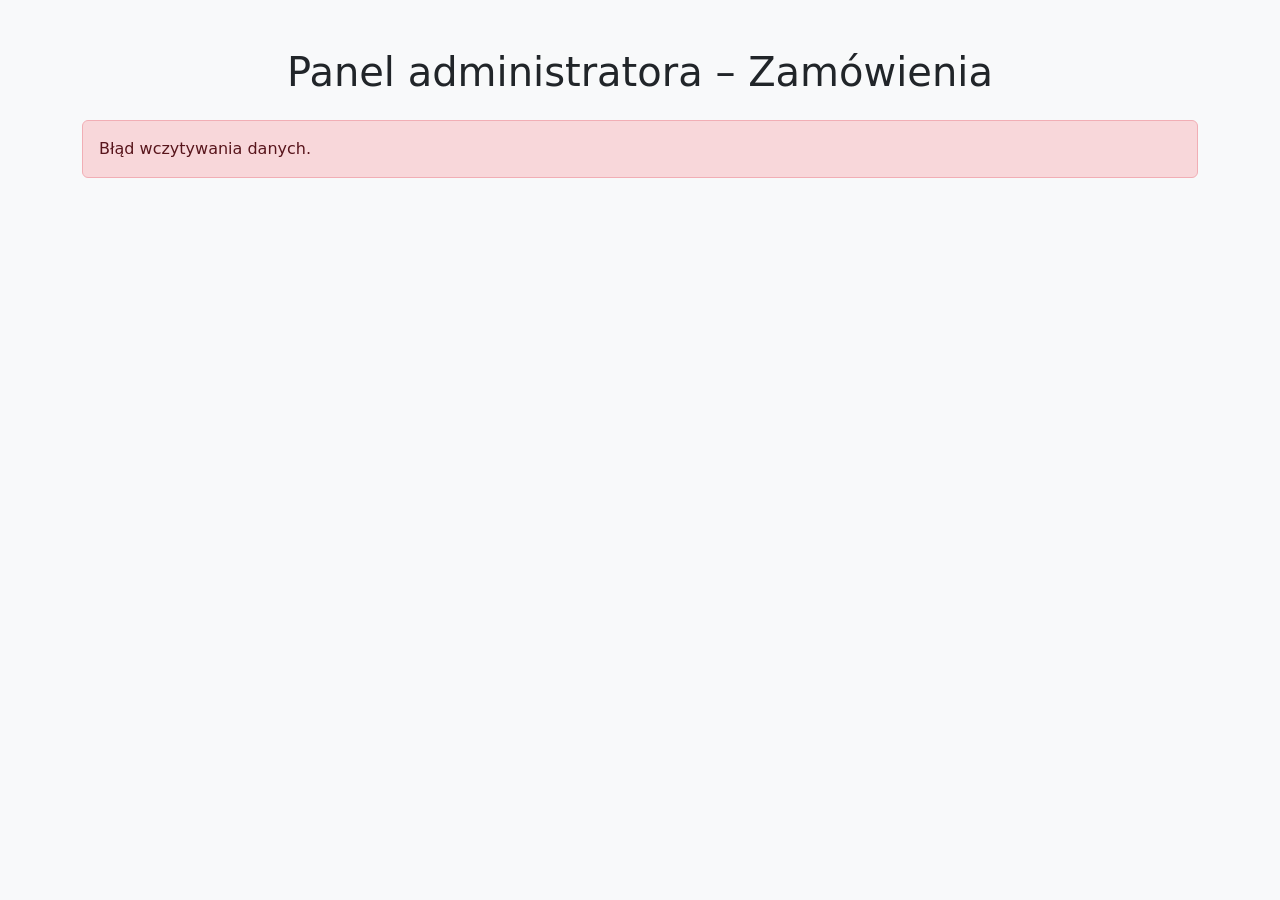
<file: admin.html>
<!DOCTYPE html>
<html lang="pl">
<head>
  <meta charset="UTF-8">
  <meta name="viewport" content="width=device-width, initial-scale=1.0">
  <title>Panel administratora – Zamówienia</title>
  <link href="https://cdn.jsdelivr.net/npm/bootstrap@5.3.0/dist/css/bootstrap.min.css" rel="stylesheet">
  <style>
    .status-oczekujace { color: orange; font-weight: bold; }
    .status-wyslane { color: dodgerblue; font-weight: bold; }
    .status-dostarczone { color: green; font-weight: bold; }
  </style>
</head>
<body class="bg-light">
  <div class="container py-5">
    <h1 class="mb-4 text-center">Panel administratora – Zamówienia</h1>
    <div id="orders-container" class="table-responsive"></div>
  </div>

  <script>
    function updateStatus(orderId, newStatus) {
      fetch('update_status.php', {
        method: 'POST',
        headers: { 'Content-Type': 'application/json' },
        body: JSON.stringify({ id: orderId, status: newStatus })
      })
      .then(res => res.json())
      .then(data => {
        if (!data.success) alert('Błąd podczas aktualizacji statusu: ' + data.message);
      })
      .catch(err => alert('Błąd połączenia: ' + err));
    }

    fetch('admin.php')
      .then(res => res.json())
      .then(data => {
        if (!Array.isArray(data)) return;

        const container = document.getElementById('orders-container');
        let html = '<table class="table table-bordered table-striped align-middle text-center">';
        html += '<thead><tr><th>ID</th><th>Klient</th><th>Email</th><th>Adres</th><th>Produkty</th><th>Data</th><th>Status</th></tr></thead><tbody>';

        data.forEach(order => {
          const produktyHTML = order.produkty.map(p => 
            `<div>${p.nazwa} (${p.rozmiar}, ${p.kolor}) × ${p.ilosc} — ${p.cena} zł</div>`
          ).join('');

          let statusClass = '';
          switch (order.status) {
            case 'oczekujące': statusClass = 'status-oczekujace'; break;
            case 'wysłane': statusClass = 'status-wyslane'; break;
            case 'dostarczone': statusClass = 'status-dostarczone'; break;
            default: statusClass = 'text-muted';
          }

          const statusSelect = `
            <select class="form-select ${statusClass}" onchange="updateStatus(${order.id}, this.value)">
              <option value="oczekujące" ${order.status === 'oczekujące' ? 'selected' : ''}>Oczekujące</option>
              <option value="wysłane" ${order.status === 'wysłane' ? 'selected' : ''}>Wysłane</option>
              <option value="dostarczone" ${order.status === 'dostarczone' ? 'selected' : ''}>Dostarczone</option>
            </select>
          `;

          html += `<tr>
            <td>${order.id}</td>
            <td>${order.imie_nazwisko}</td>
            <td>${order.email}</td>
            <td>${order.adres}</td>
            <td class="text-start">${produktyHTML}</td>
            <td>${order.data_zamowienia}</td>
            <td>${statusSelect}</td>
          </tr>`;
        });

        html += '</tbody></table>';
        container.innerHTML = html;
      })
      .catch(err => {
        document.getElementById('orders-container').innerHTML = '<div class="alert alert-danger">Błąd wczytywania danych.</div>';
        console.error(err);
      });
  </script>
</body>
</html>
</file>
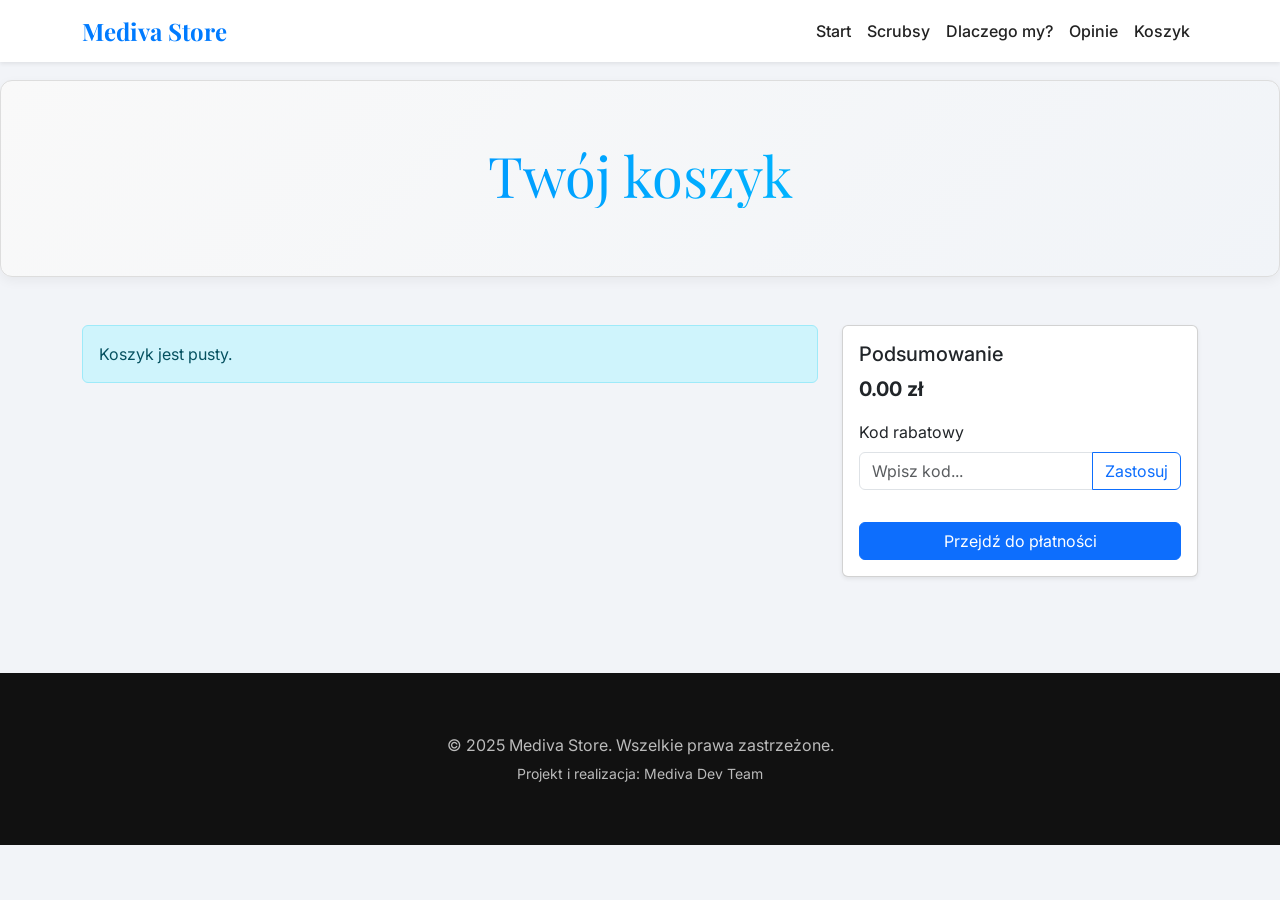
<file: cart.html>
<!DOCTYPE html>
<html lang="pl">
<head>
  <meta charset="UTF-8">
  <title>Koszyk – Mediva Store</title>
  <meta name="viewport" content="width=device-width, initial-scale=1">
  <link href="https://cdn.jsdelivr.net/npm/bootstrap@5.3.0/dist/css/bootstrap.min.css" rel="stylesheet">
  <link href="https://fonts.googleapis.com/css2?family=Inter:wght@400;600;700&family=Playfair+Display:wght@700&display=swap" rel="stylesheet">
  <link rel="stylesheet" href="https://cdn.jsdelivr.net/npm/bootstrap-icons@1.10.5/font/bootstrap-icons.css">
  <link rel="stylesheet" href="css/style2.css">
</head>
<body>
 <nav class="navbar navbar-expand-lg navbar-light fixed-top shadow-sm bg-white">
  <div class="container">
    <a class="navbar-brand fw-bold" href="index.html">Mediva Store</a>
    <button class="navbar-toggler" type="button" data-bs-toggle="collapse" data-bs-target="#navmenu">
      <span class="navbar-toggler-icon"></span>
    </button>
    <div class="collapse navbar-collapse" id="navmenu">
      <ul class="navbar-nav ms-auto">
        <li class="nav-item"><a class="nav-link" href="index.html">Start</a></li>
        <li class="nav-item"><a class="nav-link" href="scrubsy.html">Scrubsy</a></li>
        <li class="nav-item"><a class="nav-link" href="dlaczego.html">Dlaczego my?</a></li>
        <li class="nav-item"><a class="nav-link" href="opinie.html">Opinie</a></li>
        <li class="nav-item position-relative group-koszyk">
          <a class="nav-link position-relative" href="cart.html">
            Koszyk
            <span id="cart-count" class="position-absolute top-0 start-100 translate-middle badge rounded-pill bg-danger">0</span>
          </a>
          <div id="cart-preview" class="cart-preview shadow-sm">
            <p class="mb-1"><strong>Twój koszyk</strong></p>
            <p class="mb-0">Brak produktów</p>
          </div>
        </li>
      </ul>
    </div>
  </div>
</nav>

  <header class="hero">
    <h1 class="display-4">Twój koszyk</h1>
  </header>

  <div class="container py-5">
    <div class="row">
      <div class="col-lg-8" id="cart-items"></div>
      <div class="col-lg-4">
        <aside class="position-sticky top-0">
          <div class="card p-3 shadow-sm">
            <h5>Podsumowanie</h5>
            <div id="summaryTotal" class="fw-bold fs-5">0.00 zł</div>
            <div class="mt-3">
              <label for="promoCode" class="form-label">Kod rabatowy</label>
              <div class="input-group mb-3">
                <input type="text" id="promoCode" class="form-control" placeholder="Wpisz kod...">
                <button class="btn btn-outline-primary" id="applyCode">Zastosuj</button>
              </div>
              <div id="discountInfo" class="text-success"></div>
            </div>
            <a href="checkout.html" class="btn btn-primary mt-3 w-100">Przejdź do płatności</a>
          </div>
        </aside>
      </div>
    </div>
  </div>

  <footer class="text-center mt-5">
    <div class="container">
      <p class="mb-1">&copy; 2025 Mediva Store. Wszelkie prawa zastrzeżone.</p>
      <small>Projekt i realizacja: Mediva Dev Team</small>
    </div>
  </footer>

  <script>
    document.addEventListener('DOMContentLoaded', () => {
      const cartContainer = document.getElementById('cart-items');
      const badge = document.getElementById('cart-count');
      const summaryTotal = document.getElementById('summaryTotal');
      const discountDisplay = document.getElementById('discountInfo');
      let discount = 0;

      let cart = JSON.parse(localStorage.getItem('cart')) || [];

      cart.forEach(item => {
        if (!item.color && item.image) {
          const filename = item.image.split('/').pop();
          if (filename.includes('navy')) {
            item.color = 'Granatowy';
            item.colorCode = '#1a237e';
          } else if (filename.includes('black')) {
            item.color = 'Czarny';
            item.colorCode = '#000000';
          } else if (filename.includes('blue')) {
            item.color = 'Niebieski';
            item.colorCode = '#2b57e8';
          } else if (filename.includes('darkgreen')) {
            item.color = 'Ciemna zieleń';
            item.colorCode = '#006400';
          } else if (filename.includes('darkred')) {
            item.color = 'Ciemna czerwień';
            item.colorCode = '#8b0000';
          }
        }
      });
      localStorage.setItem('cart', JSON.stringify(cart));

      function updateBadge() {
        const totalItems = cart.reduce((sum, item) => sum + parseInt(item.quantity || 0), 0);
        badge.textContent = totalItems;
        badge.style.display = totalItems > 0 ? 'inline-block' : 'none';
      }

      function calculateTotal() {
        let total = cart.reduce((sum, item) => sum + item.price * item.quantity, 0);
        return discount > 0 ? total * (1 - discount) : total;
      }

      function renderCart() {
        if (cart.length === 0) {
          cartContainer.innerHTML = `<div class="alert alert-info">Koszyk jest pusty.</div>`;
          summaryTotal.textContent = '0.00 zł';
          return;
        }

        let html = cart.map((item, index) => {
          const itemTotal = item.price * item.quantity;
          return `
            <div class="card mb-3 shadow-sm" data-index="${index}">
              <div class="row g-0 align-items-center">
                <div class="col-md-4">
                  <img src="${item.image}" loading="lazy" class="img-fluid rounded-start" alt="${item.name}">
                </div>
                <div class="col-md-8">
                  <div class="card-body">
                    <h5 class="card-title">${item.name}</h5>
                    <div class="d-flex flex-wrap gap-3 align-items-center mb-3">
                      <div><strong>Rozmiar:</strong> ${item.size}</div>
                      <div class="d-flex align-items-center gap-2">
                        <strong>Kolor:</strong>
                        <span class="rounded-circle border" style="width: 24px; height: 24px; background-color: ${item.colorCode || '#ccc'};" title="${item.color || 'Nieokreślony'}"></span>
                        <span class="small text-muted">${item.color || 'Nieokreślony'}</span>
                      </div>
                    </div>
                    <div class="d-flex align-items-center">
                      <label class="me-2">Ilość:</label>
                      <input type="number" min="1" value="${item.quantity}" data-index="${index}" class="form-control form-control-sm w-25 quantity-input">
                    </div>
                    <p class="card-text fw-bold mt-2">${itemTotal.toFixed(2)} zł</p>
                    <button class="btn btn-sm btn-outline-danger mt-2 remove-btn" data-index="${index}">
                      <i class="bi bi-trash"></i> Usuń
                    </button>
                  </div>
                </div>
              </div>
            </div>`;
        }).join('');

        cartContainer.innerHTML = html;
        summaryTotal.textContent = calculateTotal().toFixed(2) + ' zł';
        if (discount > 0) discountDisplay.textContent = `Zastosowano rabat: ${discount * 100}%`;

        attachEvents();
        updateBadge();
      }

      function attachEvents() {
        document.querySelectorAll('.remove-btn').forEach(btn => {
          btn.addEventListener('click', e => {
            const index = e.target.closest('button').dataset.index;
            const card = document.querySelector(`[data-index='${index}']`);
            card.classList.add('fade-out');
            setTimeout(() => {
              cart.splice(index, 1);
              localStorage.setItem('cart', JSON.stringify(cart));
              renderCart();
            }, 500);
          });
        });

        document.querySelectorAll('.quantity-input').forEach(input => {
          input.addEventListener('change', e => {
            const index = e.target.dataset.index;
            const newQuantity = parseInt(e.target.value);
            if (newQuantity > 0) {
              cart[index].quantity = newQuantity;
              localStorage.setItem('cart', JSON.stringify(cart));
              renderCart();
            }
          });
        });
      }

      document.getElementById('applyCode').addEventListener('click', () => {
        const code = document.getElementById('promoCode').value.trim().toUpperCase();
        if (code === 'MEDI') {
          discount = 0.3;
        } else {
          discount = 0;
          discountDisplay.textContent = 'Nieprawidłowy kod rabatowy.';
        }
        renderCart();
      });

      renderCart();
    });
        // Aktualizacja licznika koszyka
  document.addEventListener('DOMContentLoaded', () => {
    const cart = JSON.parse(localStorage.getItem('cart')) || [];
    const countEl = document.getElementById('cart-count');

    const totalItems = cart.reduce((sum, item) => sum + parseInt(item.quantity || 0), 0);
    if (totalItems > 0) {
      countEl.textContent = totalItems;
      countEl.style.display = 'inline-block';
    } else {
      countEl.style.display = 'none';
    }
  });
  
  </script>
<script>

  document.addEventListener('DOMContentLoaded', () => {
  const preview = document.querySelector('#cart-preview');
  const cart = JSON.parse(localStorage.getItem('cart')) || [];

  if (!preview) return;

  if (cart.length > 0) {
    const itemsHtml = cart.slice(0, 2).map(item => `
      <div class="d-flex justify-content-between align-items-center mb-1">
        <span>${item.name} (${item.quantity})</span>
        <span>${(item.price * item.quantity).toFixed(2)} zł</span>
      </div>
    `).join('');
    preview.innerHTML = `
      <p class="mb-1"><strong>Twój koszyk</strong></p>
      ${itemsHtml}
      ${cart.length > 2 ? '<p class="text-muted small">+ więcej produktów</p>' : ''}
    `;
  } else {
    preview.innerHTML = `
      <p class="mb-1"><strong>Twój koszyk</strong></p>
      <p class="mb-0">Brak produktów</p>
    `;
  }
});
</script>
  <script src="https://cdn.jsdelivr.net/npm/bootstrap@5.3.0/dist/js/bootstrap.bundle.min.js"></script>
  <script src="https://code.tidio.co/0v9owjshuz6eecqm4aq9kze6lbttejxg.js" async></script>
</body>
</html>
</file>
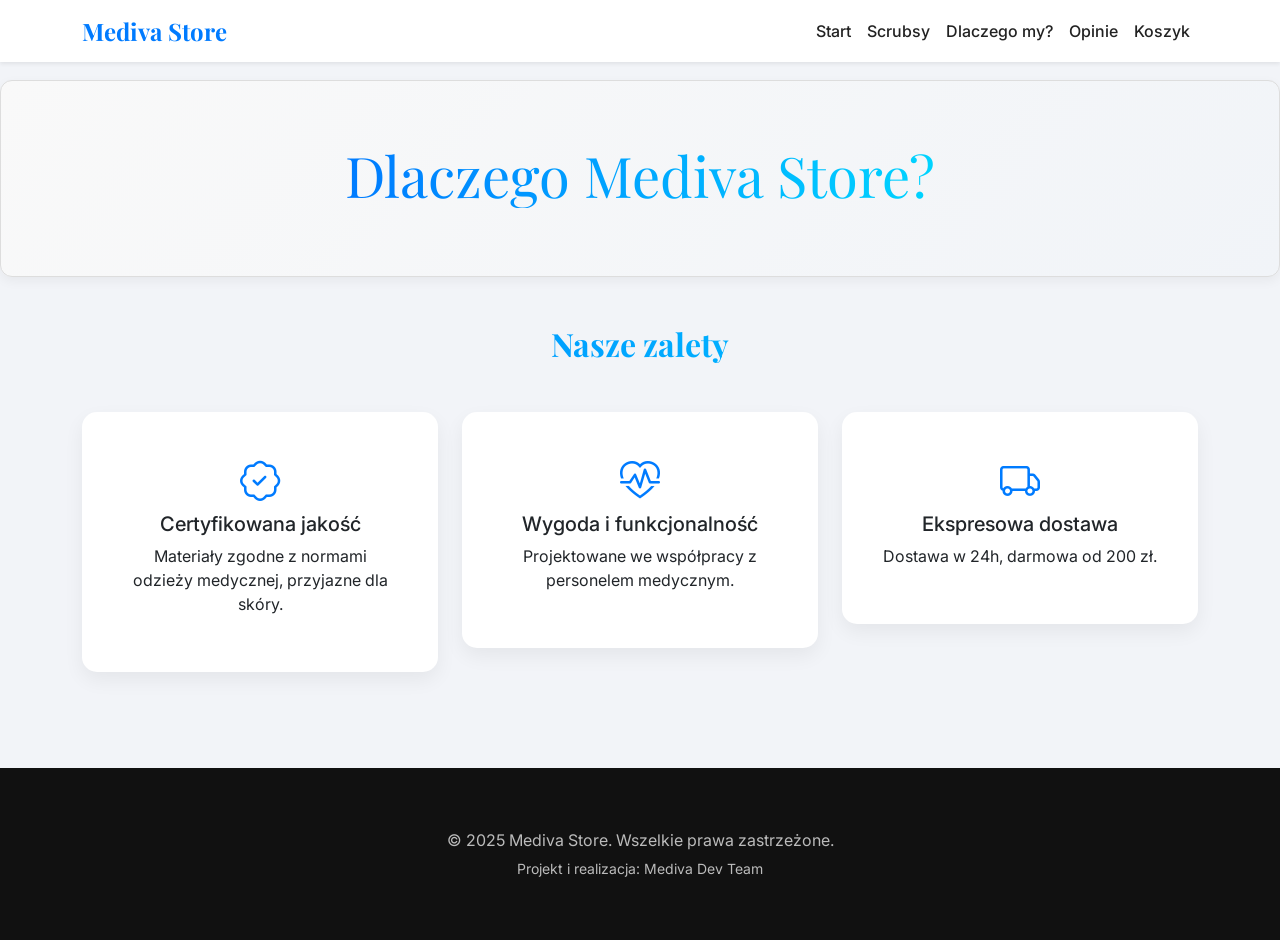
<file: dlaczego.html>
<!DOCTYPE html>
<html lang="pl">
<head>
  <meta charset="UTF-8" />
  <meta name="viewport" content="width=device-width, initial-scale=1" />
  <title>Dlaczego my – Mediva Store</title>
  <link href="https://cdn.jsdelivr.net/npm/bootstrap@5.3.0/dist/css/bootstrap.min.css" rel="stylesheet" />
  <link href="https://fonts.googleapis.com/css2?family=Inter:wght@400;600;700&family=Playfair+Display:wght@700&display=swap" rel="stylesheet" />
  <link rel="stylesheet" href="https://cdn.jsdelivr.net/npm/bootstrap-icons@1.10.5/font/bootstrap-icons.css" />
  <link rel="stylesheet" href="css/style3.css">
  
</head>
<body>
<nav class="navbar navbar-expand-lg navbar-light fixed-top shadow-sm bg-white">
  <div class="container">
    <a class="navbar-brand fw-bold" href="index.html">Mediva Store</a>
    <button class="navbar-toggler" type="button" data-bs-toggle="collapse" data-bs-target="#navmenu">
      <span class="navbar-toggler-icon"></span>
    </button>
    <div class="collapse navbar-collapse" id="navmenu">
      <ul class="navbar-nav ms-auto">
        <li class="nav-item"><a class="nav-link" href="index.html">Start</a></li>
        <li class="nav-item"><a class="nav-link" href="scrubsy.html">Scrubsy</a></li>
        <li class="nav-item"><a class="nav-link" href="dlaczego.html">Dlaczego my?</a></li>
        <li class="nav-item"><a class="nav-link" href="opinie.html">Opinie</a></li>
        <li class="nav-item position-relative group-koszyk">
          <a class="nav-link position-relative" href="cart.html">
            Koszyk
            <span id="cart-count" class="position-absolute top-0 start-100 translate-middle badge rounded-pill bg-danger">0</span>
          </a>
          <div id="cart-preview" class="cart-preview shadow-sm">
            <p class="mb-1"><strong>Twój koszyk</strong></p>
            <p class="mb-0">Brak produktów</p>
          </div>
        </li>
      </ul>
    </div>
  </div>
</nav>

  <header class="hero d-flex align-items-center justify-content-center" style="margin-top:80px;">
    <div class="hero-content">
      <h1 class="display-4">Dlaczego Mediva Store?</h1>
    </div>
  </header>

  <section class="container py-5">
    <div class="text-center mb-5">
      <h2 class="fw-bold">Nasze zalety</h2>
    </div>
    <div class="row g-4">
      <div class="col-md-4">
        <div class="icon-box">
          <i class="bi bi-patch-check"></i>
          <h5>Certyfikowana jakość</h5>
          <p>Materiały zgodne z normami odzieży medycznej, przyjazne dla skóry.</p>
        </div>
      </div>
      <div class="col-md-4">
        <div class="icon-box">
          <i class="bi bi-heart-pulse"></i>
          <h5>Wygoda i funkcjonalność</h5>
          <p>Projektowane we współpracy z personelem medycznym.</p>
        </div>
      </div>
      <div class="col-md-4">
        <div class="icon-box">
          <i class="bi bi-truck"></i>
          <h5>Ekspresowa dostawa</h5>
          <p>Dostawa w 24h, darmowa od 200 zł.</p>
        </div>
      </div>
    </div>
  </section>

  <footer class="text-center mt-5">
    <div class="container">
      <p class="mb-1">&copy; 2025 Mediva Store. Wszelkie prawa zastrzeżone.</p>
      <small>Projekt i realizacja: Mediva Dev Team</small>
    </div>
  </footer>

  <script src="https://cdn.jsdelivr.net/npm/bootstrap@5.3.0/dist/js/bootstrap.bundle.min.js"></script>
  <script src="js/script.js"></script>
    <script>
     // Aktualizacja licznika koszyka
  document.addEventListener('DOMContentLoaded', () => {
    const cart = JSON.parse(localStorage.getItem('cart')) || [];
    const countEl = document.getElementById('cart-count');

    const totalItems = cart.reduce((sum, item) => sum + parseInt(item.quantity || 0), 0);
    if (totalItems > 0) {
      countEl.textContent = totalItems;
      countEl.style.display = 'inline-block';
    } else {
      countEl.style.display = 'none';
    }
  });
  document.addEventListener('DOMContentLoaded', () => {
  const preview = document.querySelector('#cart-preview');
  const cart = JSON.parse(localStorage.getItem('cart')) || [];

  if (!preview) return;

  if (cart.length > 0) {
    const itemsHtml = cart.slice(0, 2).map(item => `
      <div class="d-flex justify-content-between align-items-center mb-1">
        <span>${item.name} (${item.quantity})</span>
        <span>${(item.price * item.quantity).toFixed(2)} zł</span>
      </div>
    `).join('');
    preview.innerHTML = `
      <p class="mb-1"><strong>Twój koszyk</strong></p>
      ${itemsHtml}
      ${cart.length > 2 ? '<p class="text-muted small">+ więcej produktów</p>' : ''}
    `;
  } else {
    preview.innerHTML = `
      <p class="mb-1"><strong>Twój koszyk</strong></p>
      <p class="mb-0">Brak produktów</p>
    `;
  }
});
  </script>
</body>
</html>
</file>
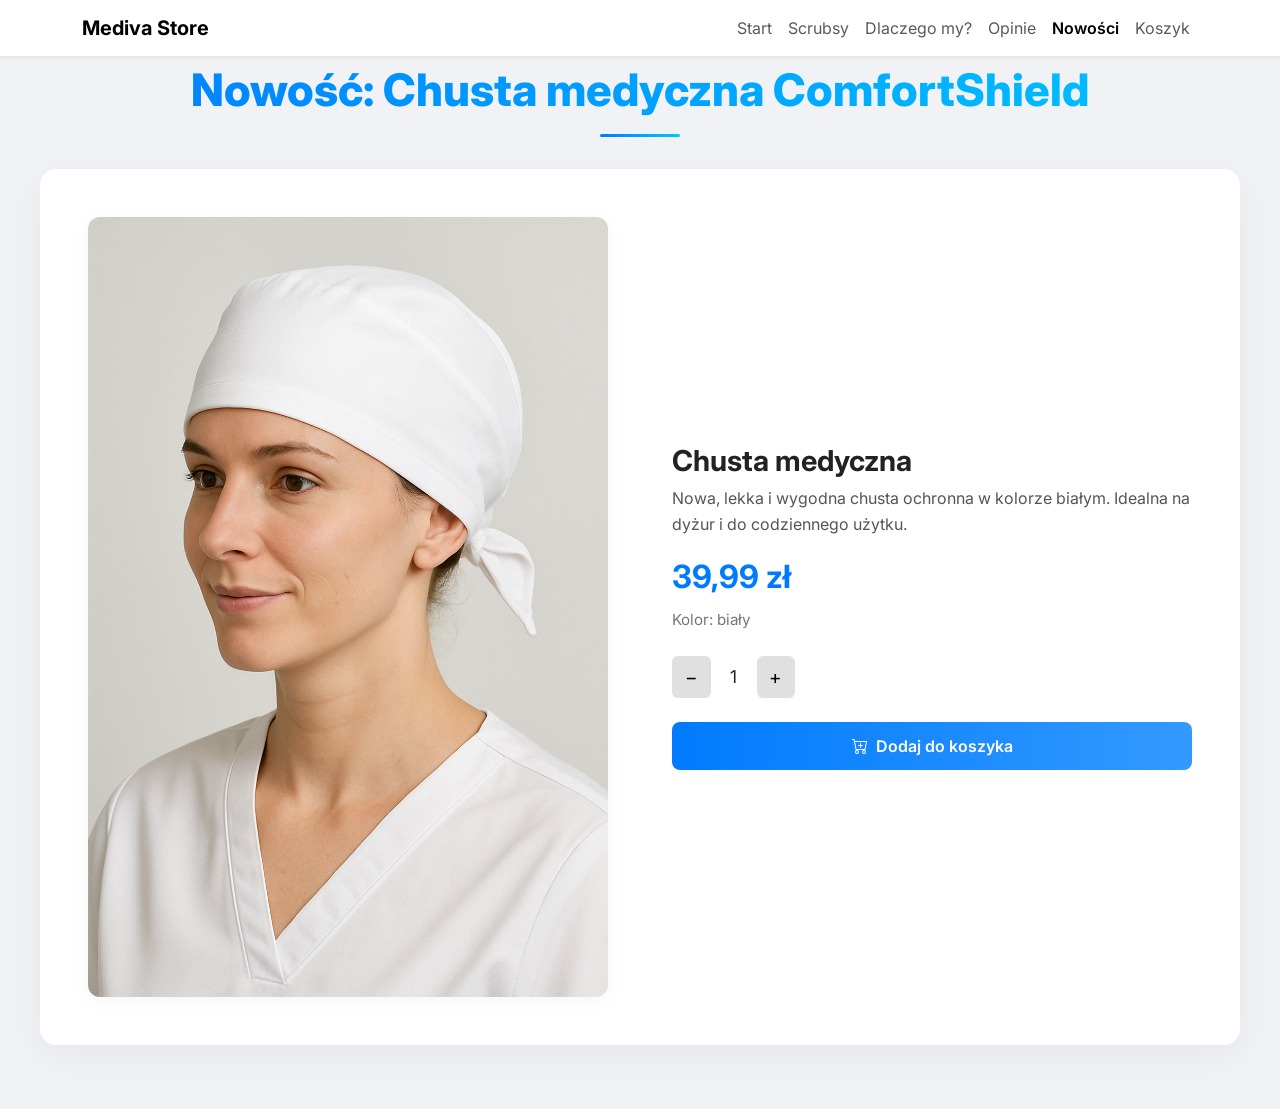
<file: nowosci.html>
<!DOCTYPE html>
<html lang="pl">
<head>
  <meta charset="UTF-8" />
  <meta name="viewport" content="width=device-width, initial-scale=1" />
  <title>Nowości – Mediva Store</title>
  <link href="https://fonts.googleapis.com/css2?family=Inter:wght@400;600;800&display=swap" rel="stylesheet" />
  <link href="https://cdn.jsdelivr.net/npm/bootstrap@5.3.0/dist/css/bootstrap.min.css" rel="stylesheet" />
  <link href="https://cdn.jsdelivr.net/npm/bootstrap-icons@1.10.5/font/bootstrap-icons.css" rel="stylesheet" />
  <link rel="stylesheet" href="css/nowosci.css" />
</head>
<body>
<nav class="navbar navbar-expand-lg navbar-light fixed-top shadow-sm bg-white">
  <div class="container">
    <a class="navbar-brand fw-bold" href="index.html">Mediva Store</a>
    <button class="navbar-toggler" type="button" data-bs-toggle="collapse" data-bs-target="#navmenu">
      <span class="navbar-toggler-icon"></span>
    </button>
    <div class="collapse navbar-collapse" id="navmenu">
      <ul class="navbar-nav ms-auto">
        <li class="nav-item"><a class="nav-link" href="index.html">Start</a></li>
        <li class="nav-item"><a class="nav-link" href="scrubsy.html">Scrubsy</a></li>
        <li class="nav-item"><a class="nav-link" href="dlaczego.html">Dlaczego my?</a></li>
        <li class="nav-item"><a class="nav-link" href="opinie.html">Opinie</a></li>
        <li class="nav-item"><a class="nav-link active fw-semibold" href="nowosci.html">Nowości</a></li>
        <li class="nav-item position-relative">
          <a class="nav-link" href="cart.html">
            Koszyk
            <span id="cart-count" class="position-absolute top-0 start-100 translate-middle badge rounded-pill bg-danger">0</span>
          </a>
        </li>
      </ul>
    </div>
  </div>
</nav>

<div class="position-fixed top-0 end-0 p-3" style="z-index: 1080">
  <div id="cartToast" class="toast align-items-center text-bg-success border-0" role="alert" aria-live="polite">
    <div class="d-flex">
      <div class="toast-body">
        <i class="bi bi-cart-check me-2"></i> Produkt dodany do koszyka!
      </div>
      <button type="button" class="btn-close btn-close-white me-2 m-auto" data-bs-dismiss="toast"></button>
    </div>
  </div>
</div>

<main>
  <h1 class="page-title">Nowość: Chusta medyczna ComfortShield</h1>
  <div class="product-wrapper">
    <div class="product-section">
      <div>
        <img src="img/chusta-white.png" alt="Chusta medyczna" class="product-image" id="img-chusta" />
      </div>
      <div>
        <h2 class="product-title">Chusta medyczna</h2>
        <p class="product-description">Nowa, lekka i wygodna chusta ochronna w kolorze białym. Idealna na dyżur i do codziennego użytku.</p>
        <p class="product-price">39,99 zł</p>
        <p class="product-meta">Kolor: biały</p>

        <div class="quantity-box">
          <button class="qty-btn" onclick="zmienIlosc('chusta', -1)">−</button>
          <span class="qty-value" id="ilosc-chusta">1</span>
          <button class="qty-btn" onclick="zmienIlosc('chusta', 1)">+</button>
        </div>

        <button class="btn-primary" onclick="dodajDoKoszyka('chusta', 7)">
          <i class="bi bi-cart-plus me-1"></i> Dodaj do koszyka
        </button>
      </div>
    </div>
  </div>
</main>

<script src="https://cdn.jsdelivr.net/npm/bootstrap@5.3.0/dist/js/bootstrap.bundle.min.js"></script>
<script>
function zmienIlosc(typ, zmiana) {
  const el = document.getElementById(`ilosc-${typ}`);
  let val = parseInt(el.textContent);
  val = Math.max(1, val + zmiana);
  el.textContent = val;
}

function dodajDoKoszyka(typ, id) {
  const ilosc = parseInt(document.getElementById(`ilosc-${typ}`).textContent);
  const obrazek = document.getElementById(`img-${typ}`).src;

  const produkt = {
    name: `Chusta ComfortShield`,
    price: 39.99,
    size: "Uniwersalny",
    quantity: ilosc,
    image: obrazek
  };

  let cart = JSON.parse(localStorage.getItem('cart')) || [];
  cart.push(produkt);
  localStorage.setItem('cart', JSON.stringify(cart));

  updateCartUI();

  const toast = new bootstrap.Toast(document.getElementById('cartToast'));
  toast.show();
}

function updateCartUI() {
  const cart = JSON.parse(localStorage.getItem('cart')) || [];
  const totalItems = cart.reduce((sum, item) => sum + parseInt(item.quantity || 0), 0);
  const cartCount = document.getElementById('cart-count');
  if (cartCount) {
    cartCount.textContent = totalItems;
    cartCount.style.display = totalItems > 0 ? 'inline-block' : 'none';
  }
}

document.addEventListener('DOMContentLoaded', updateCartUI);
</script>
</body>
</html>
</file>
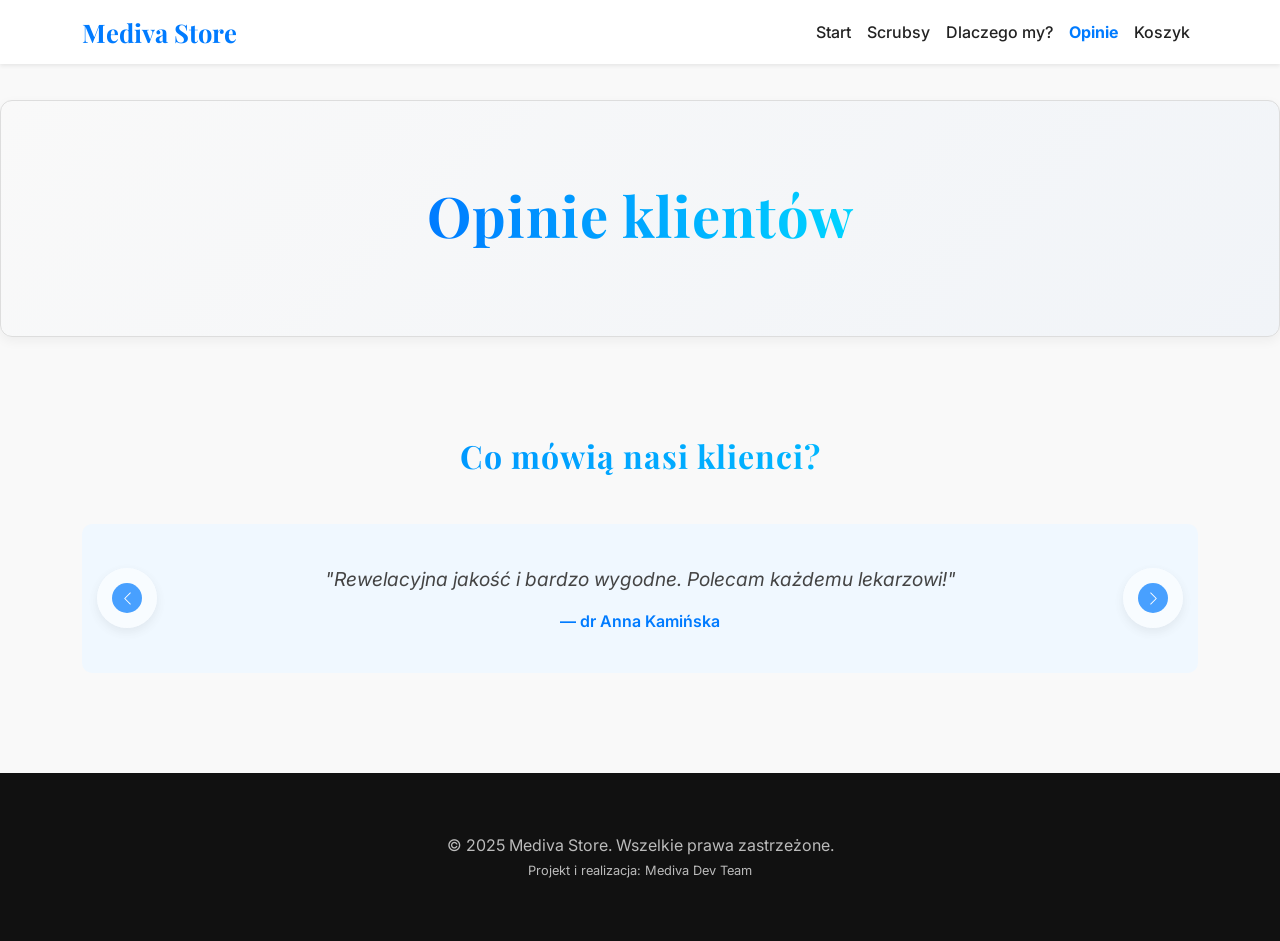
<file: opinie.html>
<!DOCTYPE html>
<html lang="pl">
<head>
  <meta charset="UTF-8" />
  <meta name="viewport" content="width=device-width, initial-scale=1" />
  <title>Opinie – Mediva Store</title>
  <link href="https://cdn.jsdelivr.net/npm/bootstrap@5.3.0/dist/css/bootstrap.min.css" rel="stylesheet" />
  <link href="https://fonts.googleapis.com/css2?family=Inter:wght@400;600;700&family=Playfair+Display:wght@700&display=swap" rel="stylesheet" />
  <link rel="stylesheet" href="https://cdn.jsdelivr.net/npm/bootstrap-icons@1.10.5/font/bootstrap-icons.css" />
  <link rel="stylesheet" href="css/style5.css">
 
</head>
<body>

<nav class="navbar navbar-expand-lg navbar-light fixed-top shadow-sm bg-white">
  <div class="container">
    <a class="navbar-brand fw-bold" href="index.html">Mediva Store</a>
    <button class="navbar-toggler" type="button" data-bs-toggle="collapse" data-bs-target="#navmenu">
      <span class="navbar-toggler-icon"></span>
    </button>
    <div class="collapse navbar-collapse" id="navmenu">
      <ul class="navbar-nav ms-auto">
        <li class="nav-item"><a class="nav-link" href="index.html">Start</a></li>
        <li class="nav-item"><a class="nav-link" href="scrubsy.html">Scrubsy</a></li>
        <li class="nav-item"><a class="nav-link" href="dlaczego.html">Dlaczego my?</a></li>
        <li class="nav-item"><a class="nav-link active" href="opinie.html">Opinie</a></li>
        <li class="nav-item position-relative group-koszyk">
          <a class="nav-link position-relative" href="cart.html">
            Koszyk
            <span id="cart-count" class="position-absolute top-0 start-100 translate-middle badge rounded-pill bg-danger">0</span>
          </a>
          <div id="cart-preview" class="cart-preview shadow-sm">
            <p class="mb-1"><strong>Twój koszyk</strong></p>
            <p class="mb-0">Brak produktów</p>
          </div>
        </li>
      </ul>
    </div>
  </div>
</nav>

  <header class="hero d-flex align-items-center justify-content-center">
    <div class="hero-content">
      <h1 class="display-4">Opinie klientów</h1>
    </div>
  </header>

  <section class="testimonials-section">
    <div class="container">
      <div class="text-center mb-5">
        <h2 class="fw-bold">Co mówią nasi klienci?</h2>
      </div>

      <div id="testimonialCarousel" class="carousel slide" data-bs-ride="carousel">
        <div class="carousel-inner">
          <!-- Pierwsza opinia -->
          <div class="carousel-item active">
            <blockquote>"Rewelacyjna jakość i bardzo wygodne. Polecam każdemu lekarzowi!"</blockquote>
            <div class="testimonial-footer">— dr Anna Kamińska</div>
          </div>

          <!-- Druga opinia -->
          <div class="carousel-item">
            <blockquote>"Świetny krój, noszę codziennie. Komfort przez cały dyżur."</blockquote>
            <div class="testimonial-footer">— Piotr, ratownik</div>
          </div>

          <!-- Trzecia opinia -->
          <div class="carousel-item">
            <blockquote>"Czuję się w nich komfortowo nawet po 12-godzinnym dyżurze."</blockquote>
            <div class="testimonial-footer">— Katarzyna, pielęgniarka</div>
          </div>

          <!-- Czwórka opinii -->
          <div class="carousel-item">
            <blockquote>"Moje nowe ubrania Scrubsy zmieniły moje podejście do pracy. Bardzo polecam!"</blockquote>
            <div class="testimonial-footer">— Michał, technik medyczny</div>
          </div>

          <!-- Piąta opinia -->
          <div class="carousel-item">
            <blockquote>"Idealne na długie dyżury. Są wygodne i świetnie się prezentują!"</blockquote>
            <div class="testimonial-footer">— Olga, pielęgniarka</div>
          </div>

          <!-- Szósta opinia -->
          <div class="carousel-item">
            <blockquote>"Zdecydowanie najlepsze ubrania medyczne, które miałam okazję nosić!"</blockquote>
            <div class="testimonial-footer">— Michał, lekarz</div>
          </div>
        </div>

        <!-- Przyciski nawigacji -->
        <button class="carousel-control-prev" type="button" data-bs-target="#testimonialCarousel" data-bs-slide="prev">
          <span class="carousel-control-prev-icon" aria-hidden="true"></span>
          <span class="visually-hidden">Previous</span>
        </button>
        <button class="carousel-control-next" type="button" data-bs-target="#testimonialCarousel" data-bs-slide="next">
          <span class="carousel-control-next-icon" aria-hidden="true"></span>
          <span class="visually-hidden">Next</span>
        </button>
      </div>
    </div>
  </section>

  <footer>
    <div class="container">
      <p>&copy; 2025 Mediva Store. Wszelkie prawa zastrzeżone.</p>
      <small>Projekt i realizacja: Mediva Dev Team</small>
    </div>
  </footer>

  <script src="https://cdn.jsdelivr.net/npm/bootstrap@5.3.0/dist/js/bootstrap.bundle.min.js"></script>
<script src="js/script.js"> </script>
<script>
   // Aktualizacja licznika koszyka
  document.addEventListener('DOMContentLoaded', () => {
    const cart = JSON.parse(localStorage.getItem('cart')) || [];
    const countEl = document.getElementById('cart-count');

    const totalItems = cart.reduce((sum, item) => sum + parseInt(item.quantity || 0), 0);
    if (totalItems > 0) {
      countEl.textContent = totalItems;
      countEl.style.display = 'inline-block';
    } else {
      countEl.style.display = 'none';
    }
  });
 
</script>
<script>
document.addEventListener('DOMContentLoaded', () => {
  const preview = document.querySelector('#cart-preview');
  const cart = JSON.parse(localStorage.getItem('cart')) || [];

  if (!preview) return;

  if (cart.length > 0) {
    const itemsHtml = cart.slice(0, 2).map(item => `
      <div class="d-flex justify-content-between align-items-center mb-1">
        <span>${item.name} (${item.quantity})</span>
        <span>${(item.price * item.quantity).toFixed(2)} zł</span>
      </div>
    `).join('');
    preview.innerHTML = `
      <p class="mb-1"><strong>Twój koszyk</strong></p>
      ${itemsHtml}
      ${cart.length > 2 ? '<p class="text-muted small">+ więcej produktów</p>' : ''}
    `;
  } else {
    preview.innerHTML = `
      <p class="mb-1"><strong>Twój koszyk</strong></p>
      <p class="mb-0">Brak produktów</p>
    `;
  }
});
</script>

</body>
</html>
</file>
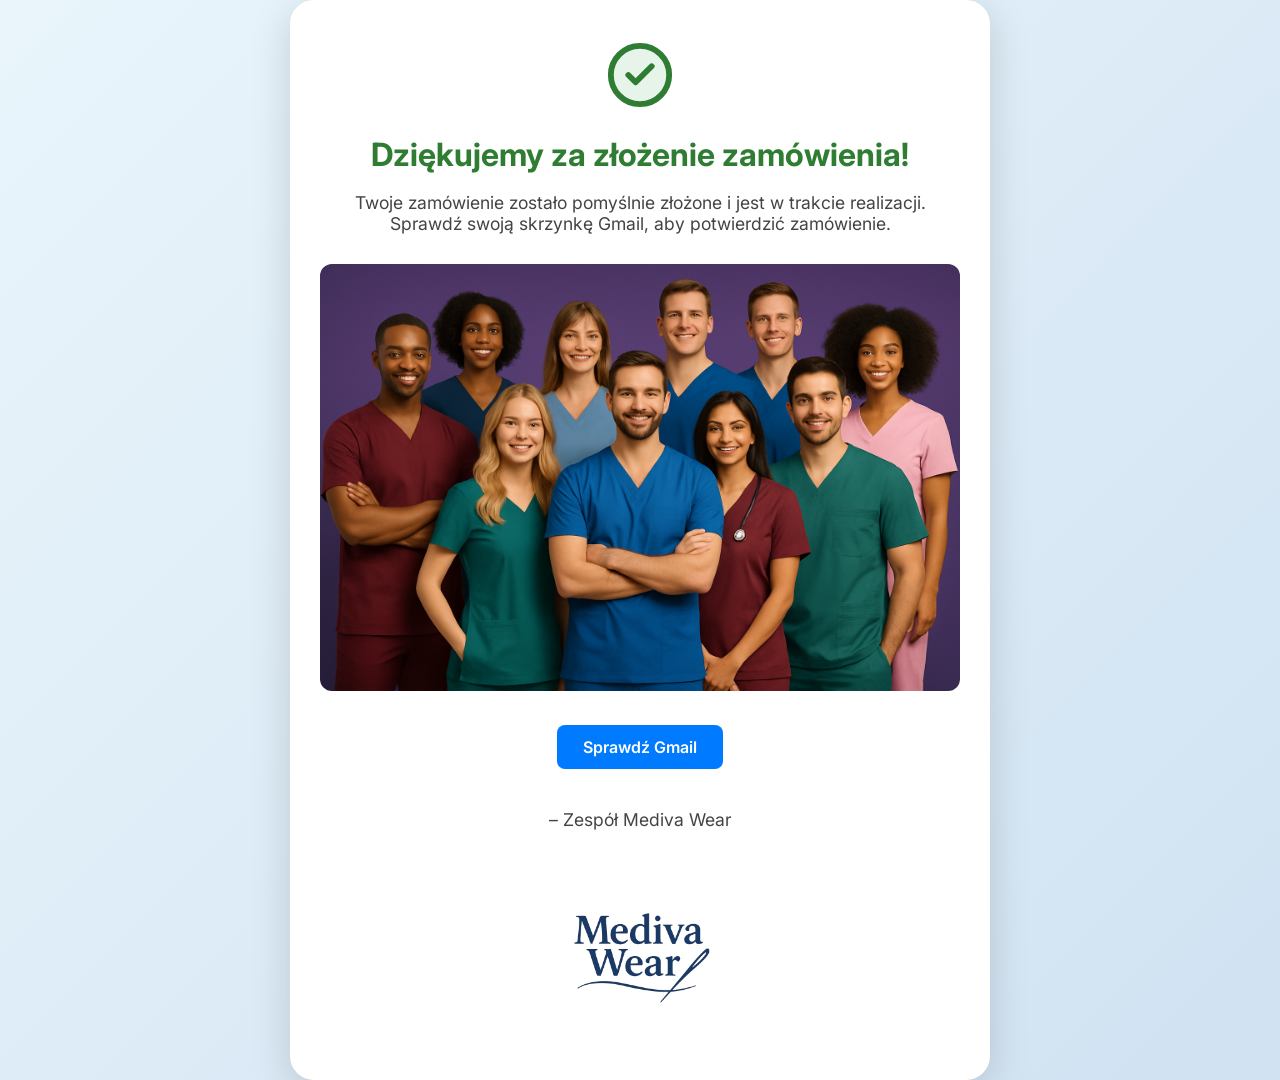
<file: podziekowania.html>
<!DOCTYPE html>
<html lang="pl">
<head>
  <meta charset="UTF-8">
  <title>Dziękujemy za zamówienie!</title>
  <meta name="viewport" content="width=device-width, initial-scale=1">

  <!-- Font -->
  <link href="https://fonts.googleapis.com/css2?family=Inter:wght@400;600;700&display=swap" rel="stylesheet">

  <style>
    * {
      box-sizing: border-box;
    }

    body {
      margin: 0;
      padding: 0;
      font-family: 'Inter', sans-serif;
      background: linear-gradient(135deg, #e9f5fb, #d0e2f2);
      display: flex;
      align-items: center;
      justify-content: center;
      min-height: 100vh;
    }

    .thank-you-box {
      background-color: #fff;
      border-radius: 24px;
      padding: 40px 30px;
      max-width: 700px;
      width: 90%;
      text-align: center;
      box-shadow: 0 10px 40px rgba(0,0,0,0.15);
      animation: fadeIn 1s ease forwards;
      transform: translateY(20px);
      opacity: 0;
    }

    @keyframes fadeIn {
      to {
        transform: translateY(0);
        opacity: 1;
      }
    }

    .icon {
      margin-bottom: 20px;
    }

    .icon svg {
      width: 70px;
      height: 70px;
    }

    h1 {
      color: #2e7d32;
      font-size: 2rem;
      margin-bottom: 15px;
    }

    p {
      font-size: 1.1rem;
      color: #444;
      margin-bottom: 30px;
    }

    img.main-image {
      max-width: 100%;
      border-radius: 12px;
      margin-bottom: 30px;
    }

    a.btn {
      background-color: #007bff;
      color: #fff;
      padding: 12px 26px;
      border-radius: 8px;
      text-decoration: none;
      font-weight: 600;
      font-size: 1rem;
      transition: background-color 0.3s ease;
      display: inline-block;
    }

    a.btn:hover {
      background-color: #0056b3;
    }

    .footer {
      margin-top: 40px;
      text-align: center;
      color: #555;
    }

.footer img {
  width: 160px;      /* większe logo */
  margin-top: 16px;
  opacity: 0.9;
}
  </style>
</head>
<body>

  <div class="thank-you-box">

    <!-- Nowoczesna ikona SVG -->
    <div class="icon">
      <svg xmlns="http://www.w3.org/2000/svg" fill="none" viewBox="0 0 24 24" stroke="#2e7d32" stroke-width="2">
        <circle cx="12" cy="12" r="10" fill="#e6f4ea" stroke="#2e7d32" />
        <path stroke-linecap="round" stroke-linejoin="round" d="M8 12l2.5 2.5L16 9" />
      </svg>
    </div>

    <h1>Dziękujemy za złożenie zamówienia!</h1>
    <p>Twoje zamówienie zostało pomyślnie złożone i jest w trakcie realizacji.<br>
    Sprawdź swoją skrzynkę Gmail, aby potwierdzić zamówienie.</p>

    <!-- Główne zdjęcie zespołu -->
    <img src="img/background.png" alt="Zespół Mediva" class="main-image">

    <!-- Przycisk do Gmaila -->
    <a href="https://mail.google.com" target="_blank" class="btn">Sprawdź Gmail</a>

    <!-- Sekcja z zespołem i logo -->
    <div class="footer">
      <p>– Zespół Mediva Wear</p>
      <img src="img/logo.jpg" alt="Logo Mediva Wear">
    </div>
  </div>

</body>
</html>
</file>
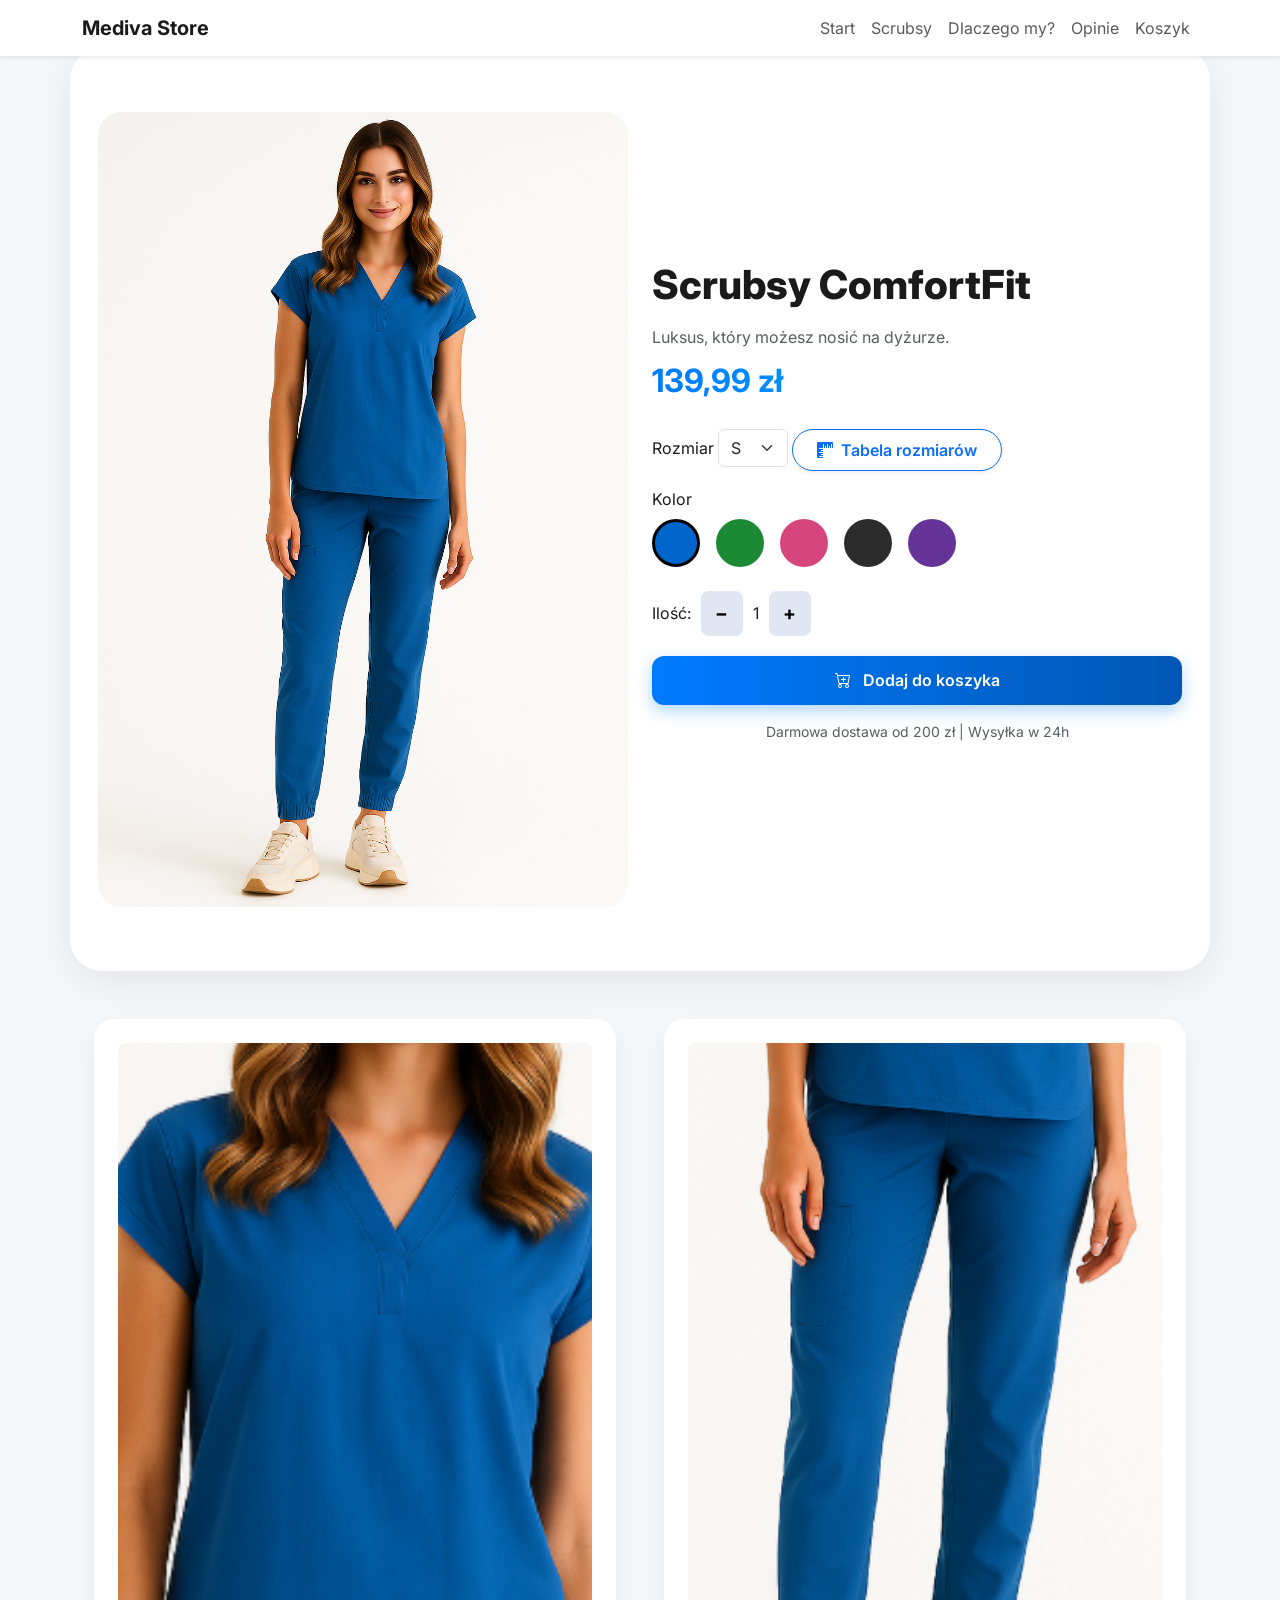
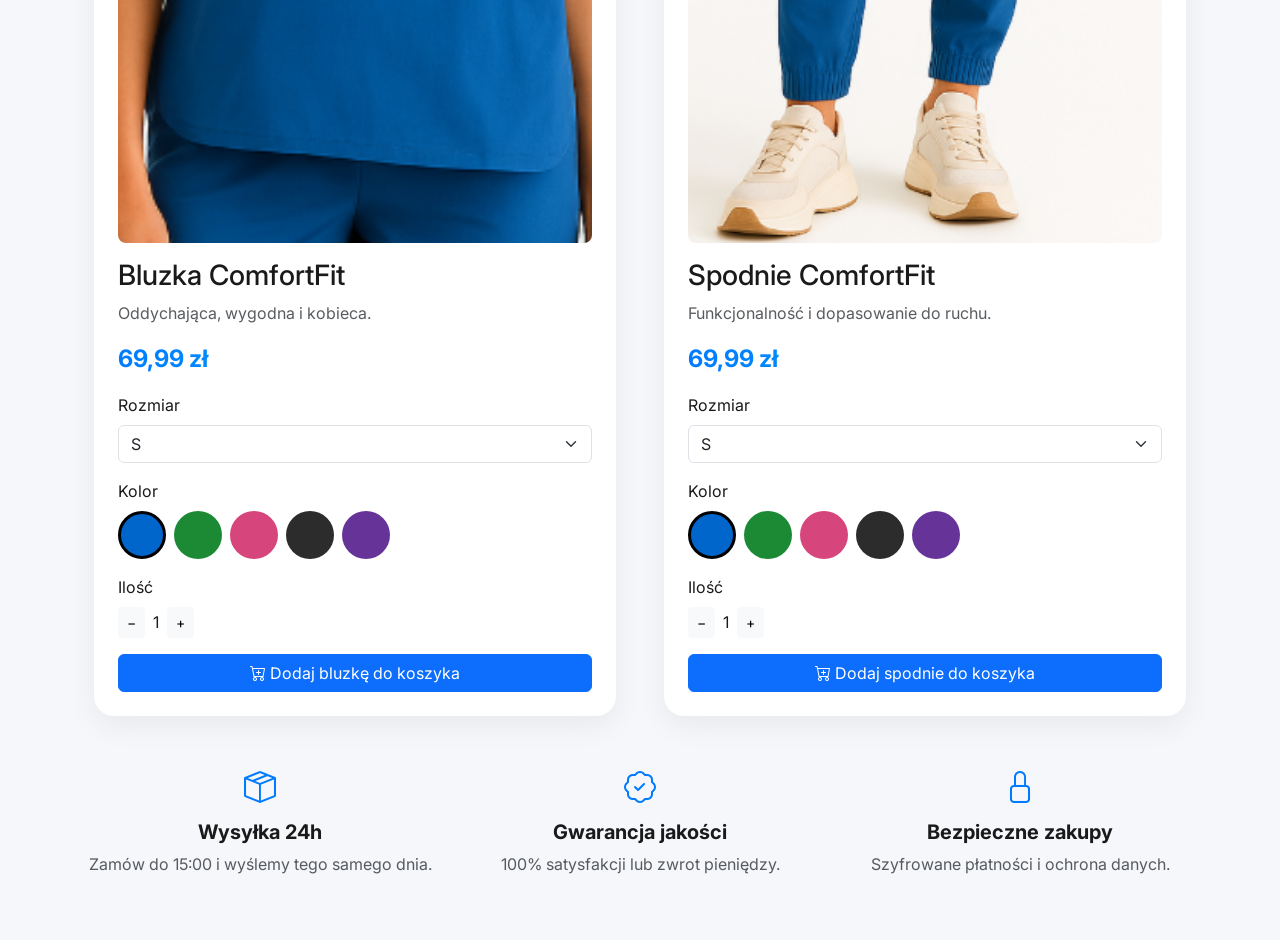
<file: product.html>
<!DOCTYPE html>
<html lang="pl">
<head>
  <meta charset="UTF-8">
  <meta name="viewport" content="width=device-width, initial-scale=1">
  <title>Scrubsy ComfortFit – Mediva Store</title>
  <link href="https://fonts.googleapis.com/css2?family=Inter:wght@400;600;800&display=swap" rel="stylesheet">
  <link href="https://cdn.jsdelivr.net/npm/bootstrap@5.3.0/dist/css/bootstrap.min.css" rel="stylesheet">
  <link href="https://cdn.jsdelivr.net/npm/bootstrap-icons@1.10.5/font/bootstrap-icons.css" rel="stylesheet">
  <link rel="stylesheet" href="css/style7.css">

</head>
<body>
<nav class="navbar navbar-expand-lg navbar-light fixed-top shadow-sm bg-white">
  <div class="container">
    <a class="navbar-brand fw-bold" href="index.html">Mediva Store</a>
    <button class="navbar-toggler" type="button" data-bs-toggle="collapse" data-bs-target="#navmenu">
      <span class="navbar-toggler-icon"></span>
    </button>
    <div class="collapse navbar-collapse" id="navmenu">
      <ul class="navbar-nav ms-auto">
        <li class="nav-item"><a class="nav-link" href="index.html">Start</a></li>
        <li class="nav-item"><a class="nav-link" href="scrubsy.html">Scrubsy</a></li>
        <li class="nav-item"><a class="nav-link" href="dlaczego.html">Dlaczego my?</a></li>
        <li class="nav-item"><a class="nav-link" href="opinie.html">Opinie</a></li>
        <li class="nav-item position-relative group-koszyk">
          <a class="nav-link position-relative" href="cart.html">
            Koszyk
            <span id="cart-count" class="position-absolute top-0 start-100 translate-middle badge rounded-pill bg-danger">0</span>
          </a>
          <div id="cart-preview" class="cart-preview shadow-sm">
            <p class="mb-1"><strong>Twój koszyk</strong></p>
            <p class="mb-0">Brak produktów</p>
          </div>
        </li>
      </ul>
    </div>
  </div>
</nav>

  <div class="position-fixed top-0 end-0 p-3" style="z-index: 1080">
    <div id="cartToast" class="toast align-items-center text-bg-success border-0" role="alert">
      <div class="d-flex">
        <div class="toast-body">
          <i class="bi bi-cart-check me-2"></i> Produkt dodany do koszyka!
        </div>
        <button type="button" class="btn-close btn-close-white me-2 m-auto" data-bs-dismiss="toast"></button>
      </div>
    </div>
  </div>

  <main class="container my-5">
    <div class="row hero align-items-center">
      <div class="col-lg-6 mb-4 mb-lg-0">
        <img src="img/scrubsy-blue.png" alt="Scrubsy ComfortFit" class="product-image" id="productImage">
      </div>
      <div class="col-lg-6">
        <h1 class="title mb-3">Scrubsy ComfortFit</h1>
        <p class="text-muted mb-2">Luksus, który możesz nosić na dyżurze.</p>
        <div class="price mb-4">139,99 zł</div>

        <div class="mb-3">
          <label for="size" class="form-label">Rozmiar</label>
          <select class="form-select w-auto d-inline-block" id="size">
            <option>S</option>
            <option>M</option>
            <option>L</option>
            <option>XL</option>
          </select>
          <button class="btn btn-outline-primary fw-semibold rounded-pill px-4 py-2 shadow-sm" data-bs-toggle="modal" data-bs-target="#sizeChartModal">
            <i class="bi bi-rulers me-1"></i> Tabela rozmiarów
          </button>          
        </div>

<div class="mb-4">
  <label class="form-label d-block">Kolor</label>
  <div id="kolor-zestaw" class="d-flex gap-3">
    <div class="color-swatch active" style="background-color:#0066cc;" data-img="img/scrubsy-blue.png"></div>
    <div class="color-swatch" style="background-color:#1c8a35;" data-img="img/scrubsy-green.png"></div>
    <div class="color-swatch" style="background-color:#d6457b;" data-img="img/scrubsy-pink.png"></div>
    <div class="color-swatch" style="background-color:#2c2c2c;" data-img="img/scrubsy-black.png"></div>
    <div class="color-swatch" style="background-color:#663399;" data-img="img/scrubsy-purple.png"></div>
  </div>
</div>

        <div class="quantity-control">
          <label class="form-label mb-0">Ilość:</label>
          <button type="button" id="decreaseQty">−</button>
          <span id="quantityValue">1</span>
          <button type="button" id="increaseQty">+</button>
        </div>

        <button class="btn btn-gradient w-100 mb-3" id="addToCartBtn">
          <i class="bi bi-cart-plus me-2"></i> Dodaj do koszyka
        </button>

        <p class="text-muted small text-center">Darmowa dostawa od 200 zł | Wysyłka w 24h</p>
      </div>
    </div>


<section class="container my-5">
  <div class="row g-5">
    <!-- Bluzka -->
    <div class="col-md-6">
      <div class="white-box p-4">
        <div class="product-card">
          <img src="img/bluzka-blue.png" alt="Bluzka ComfortFit" class="product-item-image mb-3" id="img-bluzka">
          <h3>Bluzka ComfortFit</h3>
          <p class="text-muted">Oddychająca, wygodna i kobieca.</p>
          <p class="price text-primary fw-bold fs-4">69,99 zł</p>

          <label class="form-label">Rozmiar</label>
          <select class="form-select mb-3" id="rozmiar-bluzka">
            <option>S</option><option>M</option><option>L</option><option>XL</option>
          </select>

          <label class="form-label">Kolor</label>
          <div class="d-flex gap-2 mb-3" id="kolor-bluzka">
            <div class="color-swatch active" data-img="img/bluzka-blue.png" style="background:#0066cc;"></div>
            <div class="color-swatch" data-img="img/bluzka-green.png" style="background:#1c8a35;"></div>
            <div class="color-swatch" data-img="img/bluzka-pink.png" style="background:#d6457b;"></div>
            <div class="color-swatch" data-img="img/bluzka-black.png" style="background:#2c2c2c;"></div>
            <div class="color-swatch" data-img="img/bluzka-purple.png" style="background:#663399;"></div>
          </div>

          <label class="form-label">Ilość</label>
          <div class="d-flex align-items-center mb-3">
            <button class="btn btn-sm btn-light" onclick="zmienIlosc('bluzka', -1)">−</button>
            <span class="mx-2" id="ilosc-bluzka">1</span>
            <button class="btn btn-sm btn-light" onclick="zmienIlosc('bluzka', 1)">+</button>
          </div>

          <button class="btn btn-primary w-100" onclick="dodajDoKoszyka('bluzka')">
            <i class="bi bi-cart-plus"></i> Dodaj bluzkę do koszyka
          </button>
        </div>
      </div>
    </div>

    <!-- Spodnie -->
    <div class="col-md-6">
      <div class="white-box p-4">
        <div class="product-card">
          <img src="img/spodnie-blue.png" alt="Spodnie ComfortFit" class="product-item-image mb-3" id="img-spodnie">
          <h3>Spodnie ComfortFit</h3>
          <p class="text-muted">Funkcjonalność i dopasowanie do ruchu.</p>
          <p class="price text-primary fw-bold fs-4">69,99 zł</p>

          <label class="form-label">Rozmiar</label>
          <select class="form-select mb-3" id="rozmiar-spodnie">
            <option>S</option><option>M</option><option>L</option><option>XL</option>
          </select>

          <label class="form-label">Kolor</label>
          <div class="d-flex gap-2 mb-3" id="kolor-spodnie">
            <div class="color-swatch active" data-img="img/spodnie-blue.png" style="background:#0066cc;"></div>
            <div class="color-swatch" data-img="img/spodnie-green.png" style="background:#1c8a35;"></div>
            <div class="color-swatch" data-img="img/spodnie-pink.png" style="background:#d6457b;"></div>
            <div class="color-swatch" data-img="img/spodnie-black.png" style="background:#2c2c2c;"></div>
            <div class="color-swatch" data-img="img/spodnie-purple.png" style="background:#663399;"></div>
          </div>

          <label class="form-label">Ilość</label>
          <div class="d-flex align-items-center mb-3">
            <button class="btn btn-sm btn-light" onclick="zmienIlosc('spodnie', -1)">−</button>
            <span class="mx-2" id="ilosc-spodnie">1</span>
            <button class="btn btn-sm btn-light" onclick="zmienIlosc('spodnie', 1)">+</button>
          </div>

          <button class="btn btn-primary w-100" onclick="dodajDoKoszyka('spodnie')">
            <i class="bi bi-cart-plus"></i> Dodaj spodnie do koszyka
          </button>
        </div>
      </div>
    </div>
  </div>
</section>


    <div class="row text-center mt-5 features">
      <div class="col-md-4">
        <i class="bi bi-box-seam"></i>
        <h5 class="mt-2">Wysyłka 24h</h5>
        <p class="text-muted">Zamów do 15:00 i wyślemy tego samego dnia.</p>
      </div>
      <div class="col-md-4">
        <i class="bi bi-patch-check"></i>
        <h5 class="mt-2">Gwarancja jakości</h5>
        <p class="text-muted">100% satysfakcji lub zwrot pieniędzy.</p>
      </div>
      <div class="col-md-4">
        <i class="bi bi-lock"></i>
        <h5 class="mt-2">Bezpieczne zakupy</h5>
        <p class="text-muted">Szyfrowane płatności i ochrona danych.</p>
      </div>
    </div>
  </main>

  <div class="modal fade" id="sizeChartModal" tabindex="-1">
    <div class="modal-dialog modal-lg modal-dialog-centered">
      <div class="modal-content p-4">
        <div class="modal-header">
          <h5 class="modal-title">Tabela rozmiarów – Scrubsy ComfortFit</h5>
          <button type="button" class="btn-close" data-bs-dismiss="modal"></button>
        </div>
        <div class="modal-body">
          <table class="table table-hover text-center">
            <thead class="table-light">
              <tr><th>Rozmiar</th><th>Biust</th><th>Talia</th><th>Biodra</th><th>Długość</th></tr>
            </thead>
            <tbody>
              <tr><td>S</td><td>84–88</td><td>66–70</td><td>90–94</td><td>65</td></tr>
              <tr><td>M</td><td>88–92</td><td>70–74</td><td>94–98</td><td>66</td></tr>
              <tr><td>L</td><td>92–96</td><td>74–78</td><td>98–102</td><td>67</td></tr>
              <tr><td>XL</td><td>96–100</td><td>78–82</td><td>102–106</td><td>68</td></tr>
            </tbody>
          </table>
        </div>
      </div>
    </div>
  </div>

<script src="https://cdn.jsdelivr.net/npm/bootstrap@5.3.0/dist/js/bootstrap.bundle.min.js"></script>
<script src="https://code.tidio.co/0v9owjshuz6eecqm4aq9kze6lbttejxg.js" async></script>

<script>
document.addEventListener('DOMContentLoaded', () => {
  const productImage = document.getElementById('productImage');
  const swatches = document.querySelectorAll('.color-swatch');
  const addToCartBtn = document.getElementById('addToCartBtn');
  const quantityValue = document.getElementById('quantityValue');
  const increaseQty = document.getElementById('increaseQty');
  const decreaseQty = document.getElementById('decreaseQty');
  const cartCount = document.getElementById('cart-count');
  const cartPreview = document.getElementById('cart-preview');

  // Obsługa kolorów w zestawie (główna karta produktu)
  const zestawSwatches = document.querySelectorAll('#kolor-zestaw .color-swatch');
  const productImageZestaw = document.getElementById('productImage');

  zestawSwatches.forEach(swatch => {
    swatch.addEventListener('click', () => {
      zestawSwatches.forEach(s => s.classList.remove('active'));
      swatch.classList.add('active');

      const newImg = swatch.dataset.img;
      if (newImg && productImageZestaw) {
        productImageZestaw.classList.add('opacity-0');
        setTimeout(() => {
          productImageZestaw.src = newImg;
          productImageZestaw.classList.remove('opacity-0');
        }, 200);
      }
    });
  });

  // Obsługa kolorów w kartach bluzki/spodni
  document.querySelectorAll('.color-swatch').forEach(swatch => {
    swatch.addEventListener('click', () => {
      const card = swatch.closest('.product-card');
      const image = card.querySelector('img');
      const localSwatches = card.querySelectorAll('.color-swatch');

      localSwatches.forEach(s => s.classList.remove('active'));
      swatch.classList.add('active');

      const newImg = swatch.dataset.img;
      if (newImg && image) {
        image.classList.add('opacity-0');
        setTimeout(() => {
          image.src = newImg;
          image.classList.remove('opacity-0');
        }, 200);
      }
    });
  });

  // Ilość
  increaseQty.addEventListener('click', () => {
    let qty = parseInt(quantityValue.textContent);
    quantityValue.textContent = qty + 1;
  });

  decreaseQty.addEventListener('click', () => {
    let qty = parseInt(quantityValue.textContent);
    if (qty > 1) quantityValue.textContent = qty - 1;
  });
  

  // Dodawanie do koszyka
  addToCartBtn.addEventListener('click', () => {
    const selectedSize = document.getElementById('size').value;
    const selectedQty = parseInt(quantityValue.textContent);
    const selectedColorSwatch = document.querySelector('#kolor-zestaw .color-swatch.active');
    const selectedImage = selectedColorSwatch ? selectedColorSwatch.dataset.img : productImage.src;

    const product = {
      name: 'Scrubsy ComfortFit',
      price: 139.99,
      size: selectedSize,
      quantity: selectedQty,
      image: selectedImage
    };

    let cart = JSON.parse(localStorage.getItem('cart')) || [];
    cart.push(product);
    localStorage.setItem('cart', JSON.stringify(cart));

    updateCartUI();

    const toast = new bootstrap.Toast(document.getElementById('cartToast'));
    toast.show();
  });
  function updateCartUI() {
    const cart = JSON.parse(localStorage.getItem('cart')) || [];
    const totalItems = cart.reduce((sum, item) => sum + parseInt(item.quantity || 0), 0);
    const totalPrice = cart.reduce((sum, item) => sum + item.price * item.quantity, 0).toFixed(2);

    if (cartCount) {
      cartCount.textContent = totalItems;
      cartCount.style.display = totalItems > 0 ? 'inline-block' : 'none';
    }

    if (cartPreview) {
      if (cart.length > 0) {
        cartPreview.innerHTML = `
          <p class="mb-1"><strong>Twój koszyk</strong></p>
          <p class="mb-0">${totalItems} ${totalItems === 1 ? 'produkt' : (totalItems <= 4 ? 'produkty' : 'produktów')}</p>
          <p class="mb-2">Razem: ${totalPrice} zł</p>
          <a href="cart.html" class="btn btn-sm btn-primary">Przejdź do koszyka</a>
        `;
      } else {
        cartPreview.innerHTML = `
          <p class="mb-1"><strong>Twój koszyk</strong></p>
          <p class="mb-0">Brak produktów</p>
        `;
      }
    }
  }

  updateCartUI();
});

</script>

<script>
function zmienIlosc(typ, zmiana) {
  const iloscElement = document.getElementById(`ilosc-${typ}`);
  if (!iloscElement) return;

  let aktualnaIlosc = parseInt(iloscElement.textContent);
  aktualnaIlosc += zmiana;
  if (aktualnaIlosc < 1) aktualnaIlosc = 1;
  iloscElement.textContent = aktualnaIlosc;
}

function dodajDoKoszyka(typ) {
  const rozmiar = document.getElementById(`rozmiar-${typ}`).value;
  const ilosc = parseInt(document.getElementById(`ilosc-${typ}`).textContent);
  const kolorSwatch = document.querySelector(`#kolor-${typ} .color-swatch.active`);
  const obrazek = document.getElementById(`img-${typ}`).src;

  const produkt = {
    name: `${typ.charAt(0).toUpperCase() + typ.slice(1)} ComfortFit`,
    price: 69.99,
    size: rozmiar,
    quantity: ilosc,
    image: kolorSwatch ? kolorSwatch.dataset.img : obrazek
  };

  let cart = JSON.parse(localStorage.getItem('cart')) || [];
  cart.push(produkt);
  localStorage.setItem('cart', JSON.stringify(cart));

  updateCartUI();

  const toast = new bootstrap.Toast(document.getElementById('cartToast'));
  toast.show();
}

function updateCartUI() {
  const cart = JSON.parse(localStorage.getItem('cart')) || [];
  const totalItems = cart.reduce((sum, item) => sum + parseInt(item.quantity || 0), 0);
  const totalPrice = cart.reduce((sum, item) => sum + item.price * item.quantity, 0).toFixed(2);

  const cartCount = document.getElementById('cart-count');
  const cartPreview = document.getElementById('cart-preview');

  if (cartCount) {
    cartCount.textContent = totalItems;
    cartCount.style.display = totalItems > 0 ? 'inline-block' : 'none';
  }

  if (cartPreview) {
    if (cart.length > 0) {
      cartPreview.innerHTML = `
        <p class="mb-1"><strong>Twój koszyk</strong></p>
        <p class="mb-0">${totalItems} ${totalItems === 1 ? 'produkt' : (totalItems <= 4 ? 'produkty' : 'produktów')}</p>
        <p class="mb-2">Razem: ${totalPrice} zł</p>
        <a href="cart.html" class="btn btn-sm btn-primary">Przejdź do koszyka</a>
      `;
    } else {
      cartPreview.innerHTML = `
        <p class="mb-1"><strong>Twój koszyk</strong></p>
        <p class="mb-0">Brak produktów</p>
      `;
    }
  }
}
</script>

</body>
</html>
</file>
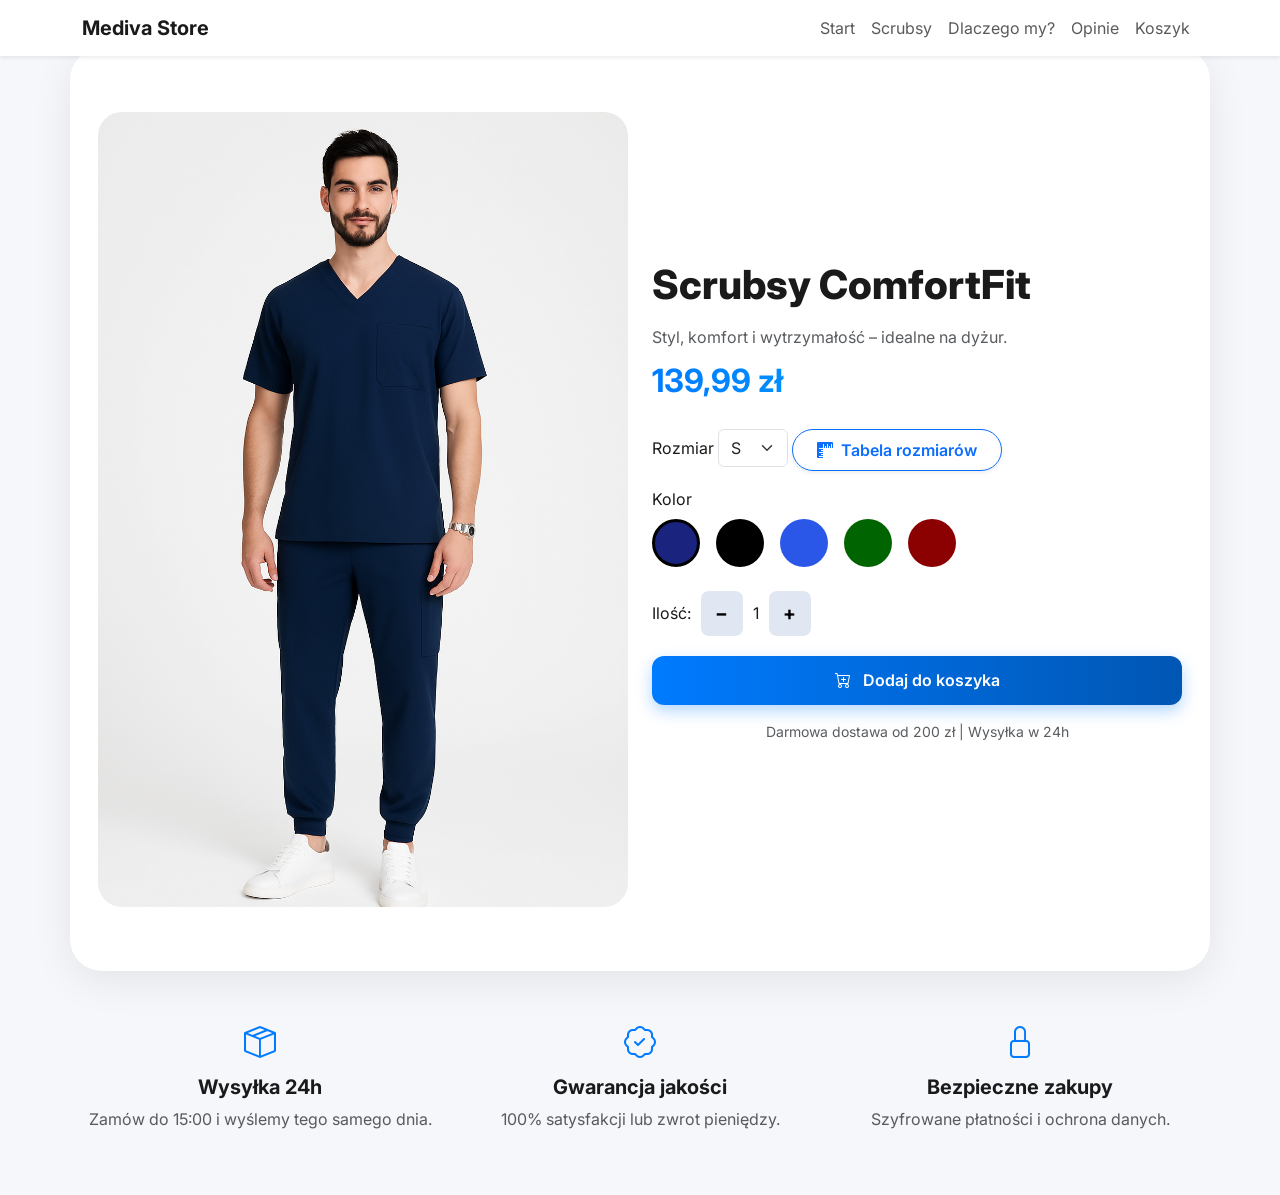
<file: productmen.html>
<!DOCTYPE html>
<html lang="pl">
<head>
  <meta charset="UTF-8">
  <meta name="viewport" content="width=device-width, initial-scale=1">
  <title>Scrubsy ComfortFit – Mediva Store</title>
  <link href="https://fonts.googleapis.com/css2?family=Inter:wght@400;600;800&display=swap" rel="stylesheet">
  <link href="https://cdn.jsdelivr.net/npm/bootstrap@5.3.0/dist/css/bootstrap.min.css" rel="stylesheet">
  <link href="https://cdn.jsdelivr.net/npm/bootstrap-icons@1.10.5/font/bootstrap-icons.css" rel="stylesheet">
  <link rel="stylesheet" href="css/style8.css">

</head>
<body>
<nav class="navbar navbar-expand-lg navbar-light fixed-top shadow-sm bg-white">
  <div class="container">
    <a class="navbar-brand fw-bold" href="index.html">Mediva Store</a>
    <button class="navbar-toggler" type="button" data-bs-toggle="collapse" data-bs-target="#navmenu">
      <span class="navbar-toggler-icon"></span>
    </button>
    <div class="collapse navbar-collapse" id="navmenu">
      <ul class="navbar-nav ms-auto">
        <li class="nav-item"><a class="nav-link" href="index.html">Start</a></li>
        <li class="nav-item"><a class="nav-link" href="scrubsy.html">Scrubsy</a></li>
        <li class="nav-item"><a class="nav-link" href="dlaczego.html">Dlaczego my?</a></li>
        <li class="nav-item"><a class="nav-link" href="opinie.html">Opinie</a></li>
        <li class="nav-item position-relative group-koszyk">
          <a class="nav-link position-relative" href="cart.html">
            Koszyk
            <span id="cart-count" class="position-absolute top-0 start-100 translate-middle badge rounded-pill bg-danger">0</span>
          </a>
          <div id="cart-preview" class="cart-preview shadow-sm">
            <p class="mb-1"><strong>Twój koszyk</strong></p>
            <p class="mb-0">Brak produktów</p>
          </div>
        </li>
      </ul>
    </div>
  </div>
</nav>

  <div class="position-fixed top-0 end-0 p-3" style="z-index: 1080">
    <div id="cartToast" class="toast align-items-center text-bg-success border-0" role="alert">
      <div class="d-flex">
        <div class="toast-body">
          <i class="bi bi-cart-check me-2"></i> Produkt dodany do koszyka!
        </div>
        <button type="button" class="btn-close btn-close-white me-2 m-auto" data-bs-dismiss="toast"></button>
      </div>
    </div>
  </div>

  <main class="container my-5">
    <div class="row hero align-items-center">
      <div class="col-lg-6 mb-4 mb-lg-0">
        <!-- Zmieniony domyślny obraz: granatowy męski -->
        <img src="img/scrubsy-navy-man.png" alt="Scrubsy ComfortFit" class="product-image" id="productImage">
      </div>
      <div class="col-lg-6">
        <h1 class="title mb-3">Scrubsy ComfortFit</h1>
        <p class="text-muted mb-2">Styl, komfort i wytrzymałość – idealne na dyżur.</p>
        <div class="price mb-4">139,99 zł</div>

        <div class="mb-3">
          <label for="size" class="form-label">Rozmiar</label>
          <select class="form-select w-auto d-inline-block" id="size">
            <option>S</option>
            <option>M</option>
            <option>L</option>
            <option>XL</option>
          </select>
          <button class="btn btn-outline-primary fw-semibold rounded-pill px-4 py-2 shadow-sm" data-bs-toggle="modal" data-bs-target="#sizeChartModal">
            <i class="bi bi-rulers me-1"></i> Tabela rozmiarów
          </button>          
        </div>

        <div class="mb-4">
          <label class="form-label d-block">Kolor</label>
          <div class="d-flex gap-3">
            <div class="color-swatch active" style="background-color:#1a237e;" data-img="img/scrubsy-navy-man.png" title="Granatowy"></div>
            <div class="color-swatch" style="background-color:#000000;" data-img="img/scrubsy-black-man.png" title="Czarny"></div>
            <div class="color-swatch" style="background-color:#2b57e8;" data-img="img/scrubsy-blue-man.png" title="Niebieski"></div>
            <div class="color-swatch" style="background-color:#006400;" data-img="img/scrubsy-darkgreen-man.png" title="Ciemna zieleń"></div>
            <div class="color-swatch" style="background-color:#8b0000;" data-img="img/scrubsy-darkred-man.png" title="Ciemna czerwień"></div>
          </div>
        </div>

        <div class="quantity-control">
          <label class="form-label mb-0">Ilość:</label>
          <button type="button" id="decreaseQty">−</button>
          <span id="quantityValue">1</span>
          <button type="button" id="increaseQty">+</button>
        </div>

        <button class="btn btn-gradient w-100 mb-3" id="addToCartBtn">
          <i class="bi bi-cart-plus me-2"></i> Dodaj do koszyka
        </button>

        <p class="text-muted small text-center">Darmowa dostawa od 200 zł | Wysyłka w 24h</p>
      </div>
    </div>

    <div class="row text-center mt-5 features">
      <div class="col-md-4">
        <i class="bi bi-box-seam"></i>
        <h5 class="mt-2">Wysyłka 24h</h5>
        <p class="text-muted">Zamów do 15:00 i wyślemy tego samego dnia.</p>
      </div>
      <div class="col-md-4">
        <i class="bi bi-patch-check"></i>
        <h5 class="mt-2">Gwarancja jakości</h5>
        <p class="text-muted">100% satysfakcji lub zwrot pieniędzy.</p>
      </div>
      <div class="col-md-4">
        <i class="bi bi-lock"></i>
        <h5 class="mt-2">Bezpieczne zakupy</h5>
        <p class="text-muted">Szyfrowane płatności i ochrona danych.</p>
      </div>
    </div>
  </main>

  <div class="modal fade" id="sizeChartModal" tabindex="-1">
    <div class="modal-dialog modal-lg modal-dialog-centered">
      <div class="modal-content p-4">
        <div class="modal-header">
          <h5 class="modal-title">Tabela rozmiarów – Scrubsy ComfortFit</h5>
          <button type="button" class="btn-close" data-bs-dismiss="modal"></button>
        </div>
        <div class="modal-body">
          <table class="table table-hover text-center">
            <thead class="table-light">
              <tr><th>Rozmiar</th><th>Klatka piersiowa</th><th>Talia</th><th>Biodra</th><th>Długość</th></tr>
            </thead>
            <tbody>
              <tr><td>S</td><td>84–88</td><td>66–70</td><td>90–94</td><td>65</td></tr>
              <tr><td>M</td><td>88–92</td><td>70–74</td><td>94–98</td><td>66</td></tr>
              <tr><td>L</td><td>92–96</td><td>74–78</td><td>98–102</td><td>67</td></tr>
              <tr><td>XL</td><td>96–100</td><td>78–82</td><td>102–106</td><td>68</td></tr>
            </tbody>
          </table>
        </div>
      </div>
    </div>
  </div>

<script src="https://cdn.jsdelivr.net/npm/bootstrap@5.3.0/dist/js/bootstrap.bundle.min.js"></script>
<script src="https://code.tidio.co/0v9owjshuz6eecqm4aq9kze6lbttejxg.js" async></script>

<script>
document.addEventListener('DOMContentLoaded', () => {
  const productImage = document.getElementById('productImage');
  const swatches = document.querySelectorAll('.color-swatch');
  const addToCartBtn = document.getElementById('addToCartBtn');
  const quantityValue = document.getElementById('quantityValue');
  const increaseQty = document.getElementById('increaseQty');
  const decreaseQty = document.getElementById('decreaseQty');
  const cartCount = document.getElementById('cart-count');
  const cartPreview = document.getElementById('cart-preview');

  // Kolory
  swatches.forEach(swatch => {
    swatch.addEventListener('click', () => {
      swatches.forEach(s => s.classList.remove('active'));
      swatch.classList.add('active');
      const newImg = swatch.dataset.img;
      productImage.classList.add('opacity-0');
      setTimeout(() => {
        productImage.src = newImg;
        productImage.classList.remove('opacity-0');
      }, 200);
    });
  });

  // Ilość
  increaseQty.addEventListener('click', () => {
    let qty = parseInt(quantityValue.textContent);
    quantityValue.textContent = qty + 1;
  });

  decreaseQty.addEventListener('click', () => {
    let qty = parseInt(quantityValue.textContent);
    if (qty > 1) quantityValue.textContent = qty - 1;
  });

  // Dodaj do koszyka
  addToCartBtn.addEventListener('click', () => {
    const selectedSize = document.getElementById('size').value;
    const selectedQty = parseInt(quantityValue.textContent);
    const selectedColorSwatch = document.querySelector('.color-swatch.active');
    const selectedImage = selectedColorSwatch ? selectedColorSwatch.dataset.img : productImage.src;

    const product = {
      name: 'Scrubsy ComfortFit',
      price: 139.99,
      size: selectedSize,
      image: selectedImage,
      quantity: selectedQty
    };

    let cart = JSON.parse(localStorage.getItem('cart')) || [];

    // Sprawdź, czy produkt już istnieje (ten sam rozmiar i kolor)
    const existingIndex = cart.findIndex(item =>
      item.name === product.name &&
      item.size === product.size &&
      item.image === product.image
    );

    if (existingIndex !== -1) {
      // Jeśli istnieje – dodaj ilość
      cart[existingIndex].quantity += product.quantity;
    } else {
      // Jeśli nie – dodaj nowy produkt
      cart.push(product);
    }

    localStorage.setItem('cart', JSON.stringify(cart));
    updateCartUI();

    // Toast
    const toast = new bootstrap.Toast(document.getElementById('cartToast'));
    toast.show();
  });

  // Aktualizacja licznika i podglądu koszyka
  function updateCartUI() {
    const cart = JSON.parse(localStorage.getItem('cart')) || [];
    const totalItems = cart.reduce((sum, item) => sum + parseInt(item.quantity || 0), 0);
    const totalPrice = cart.reduce((sum, item) => sum + item.price * item.quantity, 0).toFixed(2);

    if (cartCount) {
      cartCount.textContent = totalItems;
      cartCount.style.display = totalItems > 0 ? 'inline-block' : 'none';
    }

    if (cartPreview) {
      if (cart.length > 0) {
        cartPreview.innerHTML = `
          <p class="mb-1"><strong>Twój koszyk</strong></p>
          <p class="mb-0">${totalItems} ${totalItems === 1 ? 'produkt' : (totalItems <= 4 ? 'produkty' : 'produktów')}</p>
          <p class="mb-2">Razem: ${totalPrice} zł</p>
          <a href="cart.html" class="btn btn-sm btn-primary">Przejdź do koszyka</a>
        `;
      } else {
        cartPreview.innerHTML = `
          <p class="mb-1"><strong>Twój koszyk</strong></p>
          <p class="mb-0">Brak produktów</p>
        `;
      }
    }
  }

  updateCartUI();
});
</script>


</body>
</html>
</file>
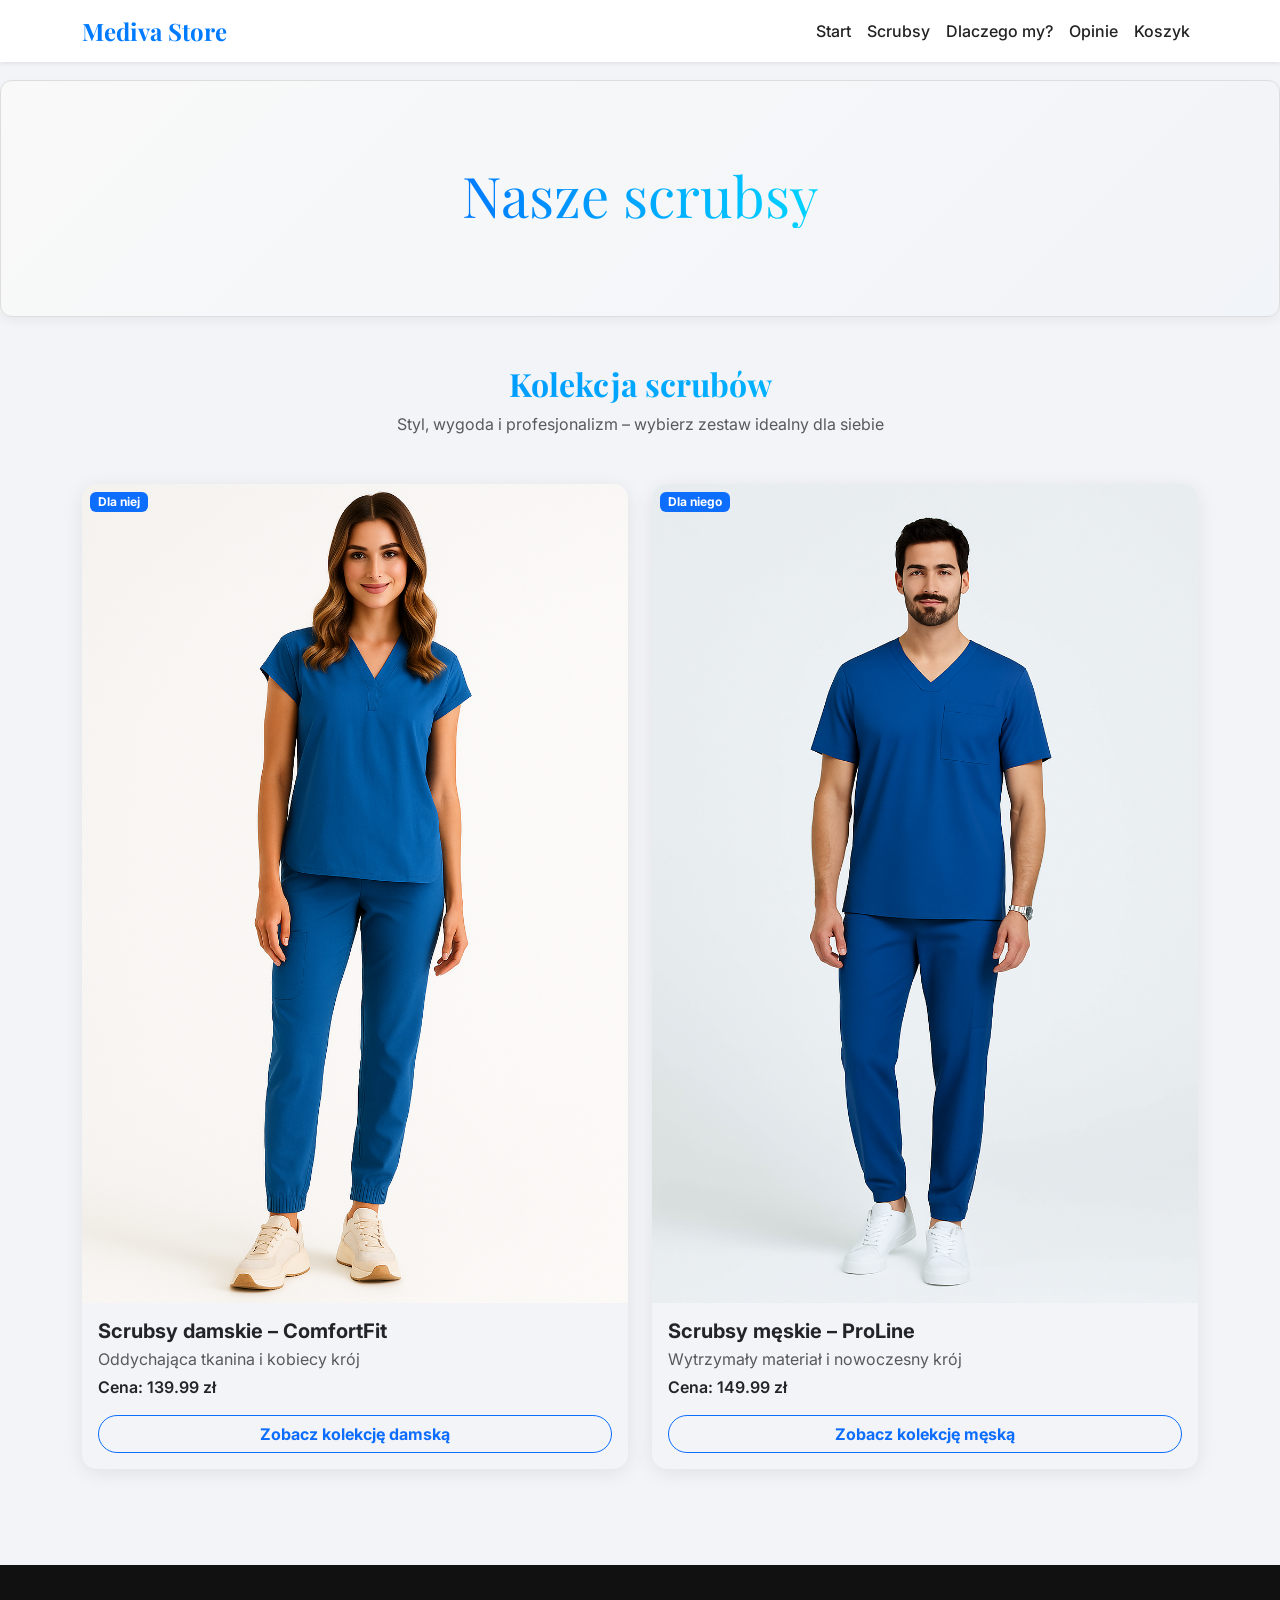
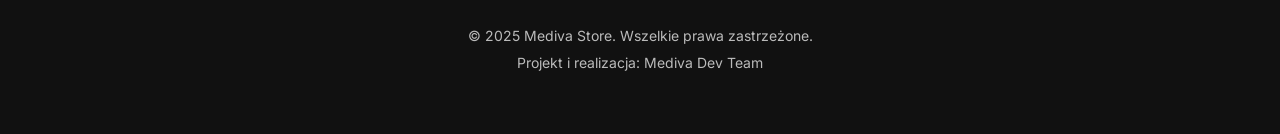
<file: scrubsy.html>
<!DOCTYPE html>
<html lang="pl">
<head>
  <meta charset="UTF-8" />
  <meta name="viewport" content="width=device-width, initial-scale=1" />
  <title>Scrubsy – Mediva Store</title>
  <link href="https://cdn.jsdelivr.net/npm/bootstrap@5.3.0/dist/css/bootstrap.min.css" rel="stylesheet" />
  <link href="https://fonts.googleapis.com/css2?family=Inter:wght@400;600;700&family=Playfair+Display:wght@700&display=swap" rel="stylesheet" />
  <link rel="stylesheet" href="https://cdn.jsdelivr.net/npm/bootstrap-icons@1.10.5/font/bootstrap-icons.css" />
  <link href="https://cdn.jsdelivr.net/npm/aos@2.3.4/dist/aos.css" rel="stylesheet">
  <link rel="stylesheet" href="css/style9.css">
 
</head>
<body>
<nav class="navbar navbar-expand-lg navbar-light fixed-top shadow-sm bg-white">
  <div class="container">
    <a class="navbar-brand fw-bold" href="index.html">Mediva Store</a>
    <button class="navbar-toggler" type="button" data-bs-toggle="collapse" data-bs-target="#navmenu">
      <span class="navbar-toggler-icon"></span>
    </button>
    <div class="collapse navbar-collapse" id="navmenu">
      <ul class="navbar-nav ms-auto">
        <li class="nav-item"><a class="nav-link" href="index.html">Start</a></li>
        <li class="nav-item"><a class="nav-link" href="scrubsy.html">Scrubsy</a></li>
        <li class="nav-item"><a class="nav-link" href="dlaczego.html">Dlaczego my?</a></li>
        <li class="nav-item"><a class="nav-link" href="opinie.html">Opinie</a></li>
        <li class="nav-item position-relative group-koszyk">
          <a class="nav-link position-relative" href="cart.html">
            Koszyk
            <span id="cart-count" class="position-absolute top-0 start-100 translate-middle badge rounded-pill bg-danger">0</span>
          </a>
          <div id="cart-preview" class="cart-preview shadow-sm">
            <p class="mb-1"><strong>Twój koszyk</strong></p>
            <p class="mb-0">Brak produktów</p>
          </div>
        </li>
      </ul>
    </div>
  </div>
</nav>

  <header class="hero d-flex align-items-center justify-content-center" style="margin-top:80px;">
    <div class="hero-content">
      <h1 class="display-4">Nasze scrubsy</h1>
    </div>
  </header>

  <section class="container py-5">
    <div class="text-center mb-5">
      <h2 class="fw-bold">Kolekcja scrubów</h2>
      <p class="text-muted">Styl, wygoda i profesjonalizm – wybierz zestaw idealny dla siebie</p>
    </div>
    <div class="row g-4 justify-content-center">
<div class="col-md-6" data-aos="zoom-in" data-aos-delay="100">

        <div class="product-card">
          <div class="badge bg-primary position-absolute top-0 start-0 m-2">Dla niej</div>
          <img src="img/scrubsy-blue.png" alt="Scrubsy damskie" style="width: 100%; height: auto;">
          <div class="p-3">
            <h5 class="fw-bold mb-1">Scrubsy damskie – ComfortFit</h5>
            <p class="text-muted mb-1">Oddychająca tkanina i kobiecy krój</p>
            <p class="fw-semibold">Cena: 139.99 zł</p>
            <!-- Zmiana przycisku -->
            <a href="product.html" class="btn btn-outline-primary w-100">Zobacz kolekcję damską</a>
          </div>
        </div>
      </div>
<div class="col-md-6" data-aos="zoom-in" data-aos-delay="100">

        <div class="product-card">
          <div class="badge bg-primary position-absolute top-0 start-0 m-2">Dla niego</div>
          <img src="img/scrubsy-blue-man.png" alt="Scrubsy męskie" style="width: 100%; height: auto;">
          <div class="p-3">
            <h5 class="fw-bold mb-1">Scrubsy męskie – ProLine</h5>
            <p class="text-muted mb-1">Wytrzymały materiał i nowoczesny krój</p>
            <p class="fw-semibold">Cena: 149.99 zł</p>
            <!-- Zmiana przycisku -->
            <a href="productmen.html" class="btn btn-outline-primary w-100">Zobacz kolekcję męską</a>
          </div>
        </div>
      </div>
    </div>
  </section>

  <footer class="text-center mt-5">
    <div class="container">
      <p class="mb-1 footer-text">&copy; 2025 Mediva Store. Wszelkie prawa zastrzeżone.</p>
      <small class="footer-text">Projekt i realizacja: Mediva Dev Team</small>
    </div>
  </footer>

  <script src="https://cdn.jsdelivr.net/npm/bootstrap@5.3.0/dist/js/bootstrap.bundle.min.js"></script>
  <script src="https://cdn.jsdelivr.net/npm/aos@2.3.4/dist/aos.js"></script>
<script>
  AOS.init();
      // Aktualizacja licznika koszyka
  document.addEventListener('DOMContentLoaded', () => {
    const cart = JSON.parse(localStorage.getItem('cart')) || [];
    const countEl = document.getElementById('cart-count');

    const totalItems = cart.reduce((sum, item) => sum + parseInt(item.quantity || 0), 0);
    if (totalItems > 0) {
      countEl.textContent = totalItems;
      countEl.style.display = 'inline-block';
    } else {
      countEl.style.display = 'none';
    }
  });
  document.addEventListener('DOMContentLoaded', () => {
  const preview = document.querySelector('#cart-preview');
  const cart = JSON.parse(localStorage.getItem('cart')) || [];

  if (!preview) return;

  if (cart.length > 0) {
    const itemsHtml = cart.slice(0, 2).map(item => `
      <div class="d-flex justify-content-between align-items-center mb-1">
        <span>${item.name} (${item.quantity})</span>
        <span>${(item.price * item.quantity).toFixed(2)} zł</span>
      </div>
    `).join('');
    preview.innerHTML = `
      <p class="mb-1"><strong>Twój koszyk</strong></p>
      ${itemsHtml}
      ${cart.length > 2 ? '<p class="text-muted small">+ więcej produktów</p>' : ''}
    `;
  } else {
    preview.innerHTML = `
      <p class="mb-1"><strong>Twój koszyk</strong></p>
      <p class="mb-0">Brak produktów</p>
    `;
  }
});
</script>
<script src="js/script.js"></script>
</body>
</html>
</file>
<file: css/style2.css>
/* === Koszyk (cart.html) === */

body {
  font-family: 'Inter', sans-serif;
  background-color: #f2f4f8;
}

h1, h2, h3 {
  font-family: 'Playfair Display', serif;
  background: linear-gradient(to right, #007bff, #00d4ff);
  -webkit-background-clip: text;
  -webkit-text-fill-color: transparent;
}

.navbar {
  background: rgba(255, 255, 255, 0.95);
  backdrop-filter: blur(8px);
  transition: background 0.4s ease, box-shadow 0.4s ease;
  box-shadow: 0 2px 4px rgba(0,0,0,0.05);
}

.navbar .nav-link {
  color: #222;
  font-weight: 500;
  transition: color 0.3s;
}

.navbar .nav-link:hover {
  color: #007bff;
}

.navbar .nav-link.active {
  color: #007bff;
  font-weight: 600;
}

.navbar-brand {
  font-family: 'Playfair Display', serif;
  font-size: 1.5rem;
  color: #007bff;
}

.hero {
  background: linear-gradient(135deg, #f9f9f9 0%, #f1f4f8 100%);
  text-align: center;
  padding: 60px 20px;
  border: 1px solid #ddd;
  box-shadow: 0 4px 12px rgba(0, 0, 0, 0.05);
  border-radius: 12px;
  margin-top: 80px;
}

footer {
  background-color: #111;
  color: #bbb;
  padding: 60px 0;
}

.fade-out {
  animation: fadeOut 0.5s forwards;
}
.cart-preview {
  display: none;
  position: absolute;
  top: 110%; /* niżej niż 100% */
  right: 0;
  background: white;
  padding: 12px;
  border: 1px solid #ddd;
  border-radius: 0.5rem;
  width: 280px;
  z-index: 9999;
  box-shadow: 0 8px 16px rgba(0, 0, 0, 0.1);
}

.group-koszyk:hover .cart-preview {
  display: block;
}

/* Opcjonalnie – lepsze zachowanie na telefonach */
@media (max-width: 576px) {
  .cart-preview {
    width: 90vw;
    right: 5%;
    top: 120%;
  }
}


@keyframes fadeOut {
  to {
    opacity: 0;
    transform: translateY(20px);
  }
}


.card-title {
  font-size: 1.2rem;
  font-weight: 600;
}

.card-body {
  border-bottom: 1px solid #eee;
  padding-bottom: 1rem;
}
</file>
<file: css/style3.css>
/* === Dlaczego my? (dlaczego.html) === */

body {
  font-family: 'Inter', sans-serif;
  background-color: #f2f4f8;
}

h1, h2, h3 {
  font-family: 'Playfair Display', serif;
  background: linear-gradient(to right, #007bff, #00d4ff);
  -webkit-background-clip: text;
  -webkit-text-fill-color: transparent;
}

.navbar {
  background: rgba(255, 255, 255, 0.95);
  backdrop-filter: blur(8px);
  transition: background 0.4s ease, box-shadow 0.4s ease;
  box-shadow: 0 2px 4px rgba(0,0,0,0.05);
}

.navbar .nav-link {
  color: #222;
  font-weight: 500;
  transition: color 0.3s;
}

.navbar .nav-link:hover {
  color: #007bff;
}

.navbar .nav-link.active {
  color: #007bff;
  font-weight: 600;
}

.navbar-brand {
  font-family: 'Playfair Display', serif;
  font-size: 1.5rem;
  color: #007bff;
}

.hero {
  background: linear-gradient(135deg, #f9f9f9 0%, #f1f4f8 100%);
  text-align: center;
  padding: 60px 20px;
  border: 1px solid #ddd;
  box-shadow: 0 4px 12px rgba(0, 0, 0, 0.05);
  position: relative;
  border-radius: 12px;
}

.hero-content {
  position: relative;
  z-index: 1;
}

.hero-content h1 {
  background: linear-gradient(to right, #007bff, #00d4ff);
  -webkit-background-clip: text;
  -webkit-text-fill-color: transparent;
}

.icon-box {
  background-color: #fff;
  padding: 40px;
  border-radius: 15px;
  text-align: center;
  box-shadow: 0 8px 20px rgba(0, 0, 0, 0.06);
}

.icon-box i {
  font-size: 2.5rem;
  color: #007bff;
  margin-bottom: 15px;
}

footer {
  background-color: #111;
  color: #bbb;
  padding: 60px 0;
}
#cart-count {
  font-size: 0.75rem;
  padding: 0.35em 0.6em;
  border-radius: 50%;
  background-color: #dc3545;
  color: white;
  line-height: 1;
  display: none;
}

.cart-preview {
  display: none;
  position: absolute;
  top: 100%;
  right: 0;
  width: 220px;
  background: white;
  border: 1px solid #ddd;
  border-radius: 10px;
  padding: 15px;
  z-index: 999;
  box-shadow: 0 6px 15px rgba(0, 0, 0, 0.1);
}

.group-koszyk:hover .cart-preview {
  display: block;
}
</file>
<file: css/nowosci.css>
/* Reset i bazowe ustawienia */
body {
  font-family: 'Inter', sans-serif;
  background-color: #f0f2f5;
  color: #212529;
  margin: 0;
  padding: 0;
}

/* Tytuł strony */
h1.page-title {
  font-size: 2.8rem;
  font-weight: 800;
  text-align: center;
  background: linear-gradient(90deg, #007bff, #00c6ff);
  -webkit-background-clip: text;
  -webkit-text-fill-color: transparent;
  margin-top: 4rem;
  margin-bottom: 2rem;
}


h1.page-title::after {
  content: '';
  display: block;
  width: 80px;
  height: 3px;
  margin: 1rem auto 0;
  background: linear-gradient(90deg, #007bff, #00c6ff);
  border-radius: 5px;
}


/* Biały prostokąt z cieniem */
.product-wrapper {
  background: #ffffff;
  border-radius: 16px;
  padding: 3rem;
  box-shadow: 0 10px 40px rgba(0, 0, 0, 0.05);
  max-width: 1200px;
  margin: 0 auto 4rem;
}

/* Sekcja produktu */
.product-section {
  display: grid;
  grid-template-columns: 1fr 1fr;
  gap: 4rem;
  align-items: center;
}

/* Zdjęcie produktu */
.product-image {
  max-width: 100%;
  height: auto;
  border-radius: 12px;
  box-shadow: 0 4px 20px rgba(0, 0, 0, 0.04);
}

/* Dane produktu */
.product-title {
  font-size: 1.8rem;
  font-weight: 700;
  margin-bottom: 0.5rem;
  color: #222;
}

.product-description {
  font-size: 1rem;
  color: #555;
  margin-bottom: 1rem;
  line-height: 1.6;
}

.product-price {
  font-size: 2rem;
  font-weight: bold;
  color: #007bff;
  margin-bottom: 0.5rem;
}

.product-meta {
  font-size: 0.95rem;
  color: #777;
  margin-bottom: 1.5rem;
}

/* Ilość */
.quantity-box {
  display: flex;
  align-items: center;
  gap: 0.5rem;
  font-size: 1.1rem;
  margin-bottom: 1.5rem;
}

.qty-btn {
  background: #e0e0e0;
  border: none;
  padding: 0.4rem 0.8rem;
  font-size: 1.2rem;
  border-radius: 6px;
  cursor: pointer;
  transition: background 0.2s;
}

.qty-btn:hover {
  background: #d0d0d0;
}

.qty-value {
  min-width: 30px;
  text-align: center;
}

/* Przycisk */
.btn-primary {
  background: linear-gradient(90deg, #007bff, #3399ff);
  border: none;
  padding: 0.75rem 1rem;
  font-weight: 600;
  font-size: 1rem;
  border-radius: 8px;
  color: white;
  width: 100%;
  transition: background 0.3s;
}

.btn-primary:hover {
  background: #0056b3;
}

/* Toast */
.toast-body {
  font-size: 0.95rem;
}

/* Responsive */
@media (max-width: 768px) {
  .product-section {
    grid-template-columns: 1fr;
    padding: 2rem 1rem;
  }

  .product-image {
    margin-bottom: 2rem;
  }

  .product-price {
    font-size: 1.6rem;
  }

  .btn-primary {
    font-size: 0.95rem;
  }

  .product-wrapper {
    padding: 2rem 1.5rem;
  }
}
</file>
<file: css/style5.css>
/* === GLOBALNE USTAWIENIA === */
body {
  font-family: 'Inter', sans-serif;
  background-color: #f9f9f9;
  margin: 0;
  padding: 0;
}

h1, h2, h3 {
  font-family: 'Playfair Display', serif;
  background: linear-gradient(to right, #007bff, #00d4ff);
  -webkit-background-clip: text;
  -webkit-text-fill-color: transparent;
  letter-spacing: 1px;
}

/* === NAVBAR === */
.navbar {
  background: rgba(255, 255, 255, 0.85);
  backdrop-filter: blur(8px);
  transition: background 0.4s ease, box-shadow 0.4s ease;
  box-shadow: 0 2px 4px rgba(0,0,0,0.05);
}

.navbar .nav-link {
  color: #222;
  font-weight: 500;
  transition: color 0.3s;
}


.navbar .nav-link:hover {
  color: #007bff;
}

.navbar .nav-link.active {
  color: #007bff;
  font-weight: 700;
}

.navbar-brand {
  font-family: 'Playfair Display', serif;
  font-size: 1.6rem;
  color: #007bff;
}

/* === HERO SEKCJA === */
.hero {
  background: linear-gradient(135deg, #f9f9f9 0%, #f1f4f8 100%);
  text-align: center;
  padding: 80px 20px;
  border: 1px solid #ddd;
  box-shadow: 0 4px 12px rgba(0, 0, 0, 0.05);
  position: relative;
  border-radius: 12px;
  margin-top: 100px;
}

.hero-content h1 {
  background: linear-gradient(to right, #007bff, #00d4ff);
  -webkit-background-clip: text;
  -webkit-text-fill-color: transparent;
  font-family: 'Playfair Display', serif;
  font-weight: 700;
}


/* === TESTIMONIALS === */
.testimonials-section {
  padding: 100px 20px;
}

.carousel-item {
  background-color: #f0f8ff;
  border-radius: 10px;
  padding: 40px;
}

.carousel-item blockquote {
  font-size: 1.2rem;
  font-style: italic;
  color: #444;
  line-height: 1.6;
  text-align: center;
  margin: 0;
}

.carousel-item .testimonial-footer {
  margin-top: 15px;
  font-weight: 600;
  color: #007bff;
  text-align: center;
}

/* === PRZYCISKI KARUZELI === */
.carousel-control-prev,
.carousel-control-next {
  width: 60px;
  height: 60px;
  background-color: rgba(255, 255, 255, 0.8);
  border-radius: 50%;
  display: flex;
  justify-content: center;
  align-items: center;
  position: absolute;
  top: 50%;
  transform: translateY(-50%);
  z-index: 10;
  opacity: 0.7;
  transition: opacity 0.3s ease, transform 0.3s ease;
  box-shadow: 0 4px 12px rgba(0, 0, 0, 0.1);
}

.carousel-control-prev {
  left: 15px;
}

.carousel-control-next {
  right: 15px;
}

.carousel-control-prev-icon,
.carousel-control-next-icon {
  background-color: #007bff;
  width: 30px;
  height: 30px;
  border-radius: 50%;
  background-size: 50%;
  display: block;
}

.carousel-control-prev:hover,
.carousel-control-next:hover {
  opacity: 1;
  transform: translateY(-50%) scale(1.2);
  box-shadow: 0 4px 16px rgba(0, 123, 255, 0.2);
}

.carousel-control-prev-icon {
  transform: rotate(360deg);
}

/* === FOOTER === */
footer {
  background-color: #111;
  color: #bbb;
  padding: 60px 0;
  text-align: center;
}

footer p {
  margin: 0;
}

footer small {
  font-size: 0.8rem;
}

/* === MINI PODGLĄD KOSZYKA === */
.group-koszyk:hover .cart-preview {
  display: block;
}

.cart-preview {
  display: none;
  position: absolute;
  right: 0;
  top: 100%;
  background: #fff;
  padding: 10px;
  width: 250px;
  border: 1px solid #ddd;
  z-index: 10;
  border-radius: 0.5rem;
}

#cart-count {
  font-size: 0.75rem;
  padding: 0.35em 0.6em;
  border-radius: 50%;
  background-color: #dc3545;
  color: white;
  line-height: 1;
  display: none;
}
</file>
<file: css/style7.css>
/* === RESET & PODSTAWY === */
* {
  box-sizing: border-box;
}

body {
  margin: 0;
  font-family: 'Inter', sans-serif;
  background: #f5f7fb;
  color: #1a1a1a;
}

/* === NAVBAR === */
.navbar {
  background: #fff;
  box-shadow: 0 2px 20px rgba(0,0,0,0.05);
}

.navbar-brand {
  font-weight: 800;
  color: #1a1a1a;
}

/* === HERO === */
.hero {
  padding: 4rem 1rem;
  background: #ffffff;
  border-radius: 32px;
  box-shadow: 0 10px 40px rgba(0,0,0,0.08);
}

/* === OBRAZ PRODUKTU === */
.product-image {
  width: 100%;
  border-radius: 24px;
  transition: transform 0.3s ease, opacity 0.3s ease;
}

.product-image:hover {
  transform: scale(1.015);
}

/* === TYTUŁ I CENA === */
.title {
  font-size: 2.5rem;
  font-weight: 800;
}

.price {
  font-size: 2rem;
  font-weight: 700;
  background: linear-gradient(to right, #007bff, #00c6ff);
  -webkit-background-clip: text;
  -webkit-text-fill-color: transparent;
}

/* === WYBÓR KOLORU === */
.color-swatch {
  width: 48px;
  height: 48px;
  border-radius: 50%;
  border: 3px solid transparent;
  cursor: pointer;
  transition: all 0.3s ease;
}

.color-swatch.active {
  border-color: #000;
}

/* === PRZYCISK – GRADIENT === */
.btn-gradient {
  background: linear-gradient(to right, #007bff, #0056b3);
  color: #fff;
  font-weight: 600;
  border: none;
  border-radius: 12px;
  padding: 0.8rem 1.5rem;
  transition: all 0.3s ease;
  box-shadow: 0 6px 16px rgba(0, 123, 255, 0.3);
}

.btn-gradient:hover {
  transform: translateY(-2px);
  box-shadow: 0 10px 24px rgba(0, 123, 255, 0.4);
}

/* === ILOŚĆ PRODUKTU === */
.quantity-control {
  display: flex;
  align-items: center;
  gap: 10px;
  margin-bottom: 20px;
}

.quantity-control button {
  border: none;
  background: #e0e6f2;
  padding: 0.5rem 0.9rem;
  font-weight: bold;
  border-radius: 8px;
  font-size: 1.2rem;
}

/* === CECHY PRODUKTU === */
.features i {
  font-size: 2rem;
  color: #007bff;
}

.features h5 {
  font-weight: 700;
}

/* === MODAL === */
.modal-content {
  border-radius: 20px;
}

/* === MINI PODGLĄD KOSZYKA === */
.cart-preview {
  display: none;
  position: absolute;
  top: 100%;
  right: 0;
  width: 220px;
  background: white;
  border: 1px solid #ddd;
  border-radius: 10px;
  padding: 15px;
  z-index: 999;
  box-shadow: 0 6px 15px rgba(0, 0, 0, 0.1);
}

.group-koszyk:hover .cart-preview {
  display: block;
}

#cart-count {
  font-size: 0.75rem;
  padding: 0.35em 0.6em;
  border-radius: 50%;
  background-color: #dc3545;
  color: white;
  line-height: 1;
  display: none;
}

.white-box {
  background: #fff;
  border-radius: 20px;
  box-shadow: 0 10px 30px rgba(0, 0, 0, 0.06);
}

.product-item-image {
  width: 100%;
  height: 800px;
  object-fit: cover;
  display: block;
  margin: 0 auto;
  border-radius: 8px;
}
</file>
<file: css/style8.css>
/* === RESET & PODSTAWY === */
* {
  box-sizing: border-box;
}

body {
  margin: 0;
  font-family: 'Inter', sans-serif;
  background: #f5f7fb;
  color: #1a1a1a;
}

/* === NAVBAR === */
.navbar {
  background: #fff;
  box-shadow: 0 2px 20px rgba(0,0,0,0.05);
}

.navbar-brand {
  font-weight: 800;
  color: #1a1a1a;
}

/* === HERO === */
.hero {
  padding: 4rem 1rem;
  background: #ffffff;
  border-radius: 32px;
  box-shadow: 0 10px 40px rgba(0,0,0,0.08);
}

/* === OBRAZ PRODUKTU === */
.product-image {
  width: 100%;
  border-radius: 24px;
  transition: transform 0.3s ease, opacity 0.3s ease;
}

.product-image:hover {
  transform: scale(1.015);
}

/* === TYTUŁ I CENA === */
.title {
  font-size: 2.5rem;
  font-weight: 800;
}

.price {
  font-size: 2rem;
  font-weight: 700;
  background: linear-gradient(to right, #007bff, #00c6ff);
  -webkit-background-clip: text;
  -webkit-text-fill-color: transparent;
}

/* === WYBÓR KOLORU === */
.color-swatch {
  width: 48px;
  height: 48px;
  border-radius: 50%;
  border: 3px solid transparent;
  cursor: pointer;
  transition: all 0.3s ease;
}

.color-swatch.active {
  border-color: #000;
}

/* === PRZYCISK – GRADIENT === */
.btn-gradient {
  background: linear-gradient(to right, #007bff, #0056b3);
  color: #fff;
  font-weight: 600;
  border: none;
  border-radius: 12px;
  padding: 0.8rem 1.5rem;
  transition: all 0.3s ease;
  box-shadow: 0 6px 16px rgba(0, 123, 255, 0.3);
}

.btn-gradient:hover {
  transform: translateY(-2px);
  box-shadow: 0 10px 24px rgba(0, 123, 255, 0.4);
}

/* === ILOŚĆ PRODUKTU === */
.quantity-control {
  display: flex;
  align-items: center;
  gap: 10px;
  margin-bottom: 20px;
}

.quantity-control button {
  border: none;
  background: #e0e6f2;
  padding: 0.5rem 0.9rem;
  font-weight: bold;
  border-radius: 8px;
  font-size: 1.2rem;
}

/* === CECHY PRODUKTU === */
.features i {
  font-size: 2rem;
  color: #007bff;
}

.features h5 {
  font-weight: 700;
}

/* === MODAL === */
.modal-content {
  border-radius: 20px;
}

/* === MINI PODGLĄD KOSZYKA === */
.cart-preview {
  display: none;
  position: absolute;
  top: 100%;
  right: 0;
  width: 220px;
  background: white;
  border: 1px solid #ddd;
  border-radius: 10px;
  padding: 15px;
  z-index: 999;
  box-shadow: 0 6px 15px rgba(0, 0, 0, 0.1);
}

.group-koszyk:hover .cart-preview {
  display: block;
}

#cart-count {
  font-size: 0.75rem;
  padding: 0.35em 0.6em;
  border-radius: 50%;
  background-color: #dc3545;
  color: white;
  line-height: 1;
  display: none;
}
</file>
<file: css/style9.css>
/* === PODSTAWOWY STYL STRONY === */
body {
  font-family: 'Inter', sans-serif;
  background-color: #f2f4f8;
}

h1, h2, h3 {
  font-family: 'Playfair Display', serif;
  background: linear-gradient(to right, #007bff, #00d4ff);
  -webkit-background-clip: text;
  -webkit-text-fill-color: transparent;
}

/* === NAVBAR === */
.navbar {
  background: rgba(255, 255, 255, 0.95);
  backdrop-filter: blur(8px);
  transition: background 0.4s ease, box-shadow 0.4s ease;
  box-shadow: 0 2px 4px rgba(0,0,0,0.05);
}

.navbar .nav-link {
  color: #222;
  font-weight: 500;
  transition: color 0.3s;
}

.navbar .nav-link:hover {
  color: #007bff;
}

.navbar .nav-link.active {
  color: #007bff;
  font-weight: 600;
}

.navbar-brand {
  font-family: 'Playfair Display', serif;
  font-size: 1.5rem;
  color: #007bff;
}

/* === HERO === */
.hero {
  background: linear-gradient(135deg, #f9f9f9 0%, #f1f4f8 100%);
  text-align: center;
  padding: 80px 20px;
  border: 1px solid #ddd;
  box-shadow: 0 4px 12px rgba(0, 0, 0, 0.05);
  position: relative;
  border-radius: 12px;
}

.hero-content {
  position: relative;
  z-index: 1;
}

.hero-content h1 {
  background: linear-gradient(to right, #007bff, #00d4ff);
  -webkit-background-clip: text;
  -webkit-text-fill-color: transparent;
}

/* === KARTA PRODUKTU === */
.product-card {
  border: none;
  border-radius: 15px;
  overflow: hidden;
  transition: all 0.3s ease;
  box-shadow: 0 4px 20px rgba(0, 0, 0, 0.08);
  position: relative;
}

.product-card:hover {
  transform: scale(1.05);
  box-shadow: 0 6px 30px rgba(0, 0, 0, 0.12);
}

.product-card img {
  width: 100%;
  height: 300px;
  object-fit: cover;
  background-color: #fff;
  transition: filter 0.3s ease;
}

.product-card img:hover {
  filter: brightness(1.05);
}

/* === PRZYCISKI === */
.btn:hover {
  transform: scale(1.05);
  transition: transform 0.3s ease-in-out;
}

.btn-outline-primary {
  font-weight: bold;
  border-radius: 50px;
}

/* === STOPKA === */
footer {
  background-color: #111;
  color: #bbb;
  padding: 60px 0;
}

.footer-text {
  font-size: 0.875rem;
  color: #bbb;
}

/* === MINI PODGLĄD KOSZYKA === */
.cart-preview {
  display: none;
  position: absolute;
  top: 100%;
  right: 0;
  width: 220px;
  background: white;
  border: 1px solid #ddd;
  border-radius: 10px;
  padding: 15px;
  z-index: 999;
  box-shadow: 0 6px 15px rgba(0, 0, 0, 0.1);
}

.group-koszyk:hover .cart-preview {
  display: block;
}

#cart-count {
  font-size: 0.75rem;
  padding: 0.35em 0.6em;
  border-radius: 50%;
  background-color: #dc3545;
  color: white;
  line-height: 1;
  display: none;
}
/* === ANIMACJA WEJŚCIA KART PRODUKTÓW === */
.product-card {
  opacity: 0;
  transform: translateY(30px);
  animation: fadeUp 0.6s ease-out forwards;
}

.product-card:nth-child(1),
.product-card:nth-child(2) {
  animation-delay: 0.2s;
}

@keyframes fadeUp {
  to {
    opacity: 1;
    transform: translateY(0);
  }
}
</file>
